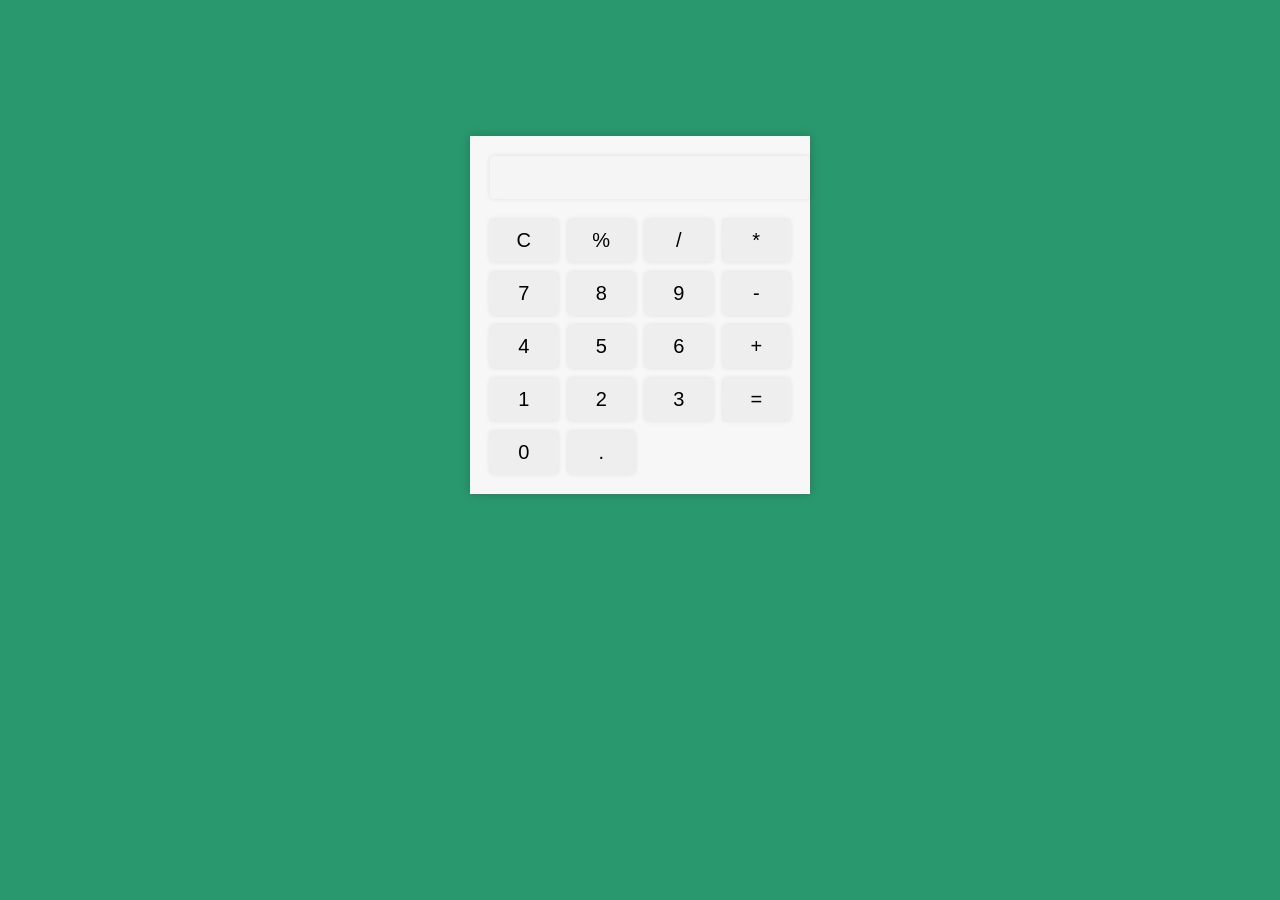
<file: project/calculator/index.html>
<!DOCTYPE html>
<html>
<head>
	<title>Calculator</title>
	<link rel="stylesheet" type="text/css" href="style.css">
</head>
<body>
	<div class="calculator">
		<div class="display">
			<input type="text" id="result" disabled>
		</div>
		<div class="keys">
			<button onclick="clearResult()">C</button>
			<button onclick="addToResult('%')">%</button>
			<button onclick="addToResult('/')">/</button>
			<button onclick="addToResult('*')">*</button>
			<button onclick="addToResult('7')">7</button>
			<button onclick="addToResult('8')">8</button>
			<button onclick="addToResult('9')">9</button>
			<button onclick="addToResult('-')">-</button>
			<button onclick="addToResult('4')">4</button>
			<button onclick="addToResult('5')">5</button>
			<button onclick="addToResult('6')">6</button>
			<button onclick="addToResult('+')">+</button>
			<button onclick="addToResult('1')">1</button>
			<button onclick="addToResult('2')">2</button>
			<button onclick="addToResult('3')">3</button>
			<button onclick="calculate()">=</button>
			<button onclick="addToResult('0')">0</button>
			<button onclick="addToResult('.')">.</button>
		</div>
	</div>

	<script src="index.js"></script>
</body>
</html>
</file>
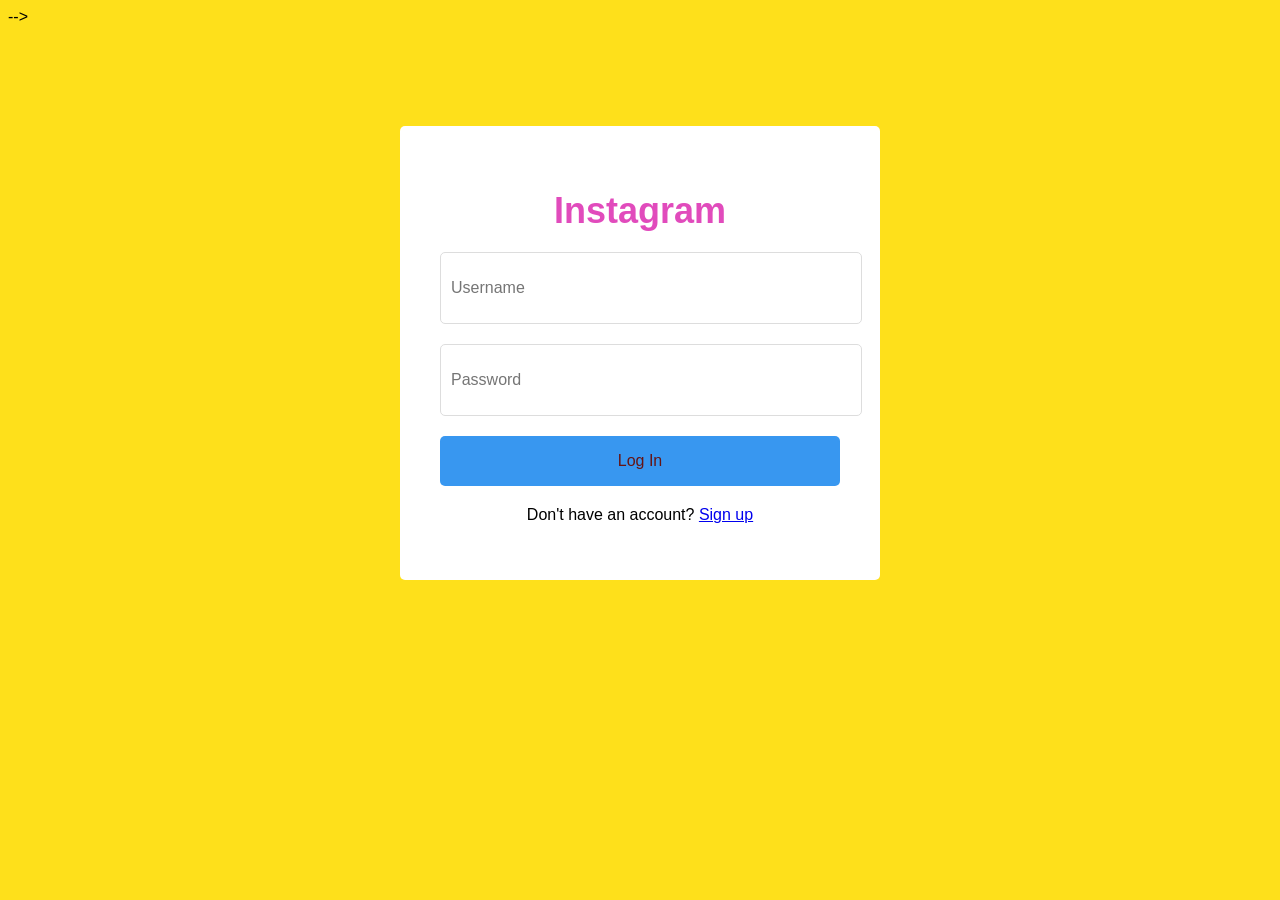
<file: project/INSTAGRAM LOG IN PAGE/index.html>
<!DOCTYPE html>
<html>
<head>
  <title>Instagram Login Page</title>
  <link rel="stylesheet" href="style.css">
<!-- /boots.,trap.min.css" integrity="sha384-ggOyR0iXCbMQv3Xipma34MD+dH/1fQ784/j6cY/iJTQUOhcWr7x9JvoRxT2MZw1T" crossorigin="anonymous"> --> -->
</head>
<body>
  <div class="container1">
    <h1>Instagram</h1>
    <form>
      <input type="text" placeholder="Username">
      <input type="password" placeholder="Password">
      <button type="submit" class="btn btn-success btn-lg">Log In</button>
    </form>
    <p class="signup-link">Don't have an account? <a href="#">Sign up</a></p>
  </div>
</body>
</html>
</file>
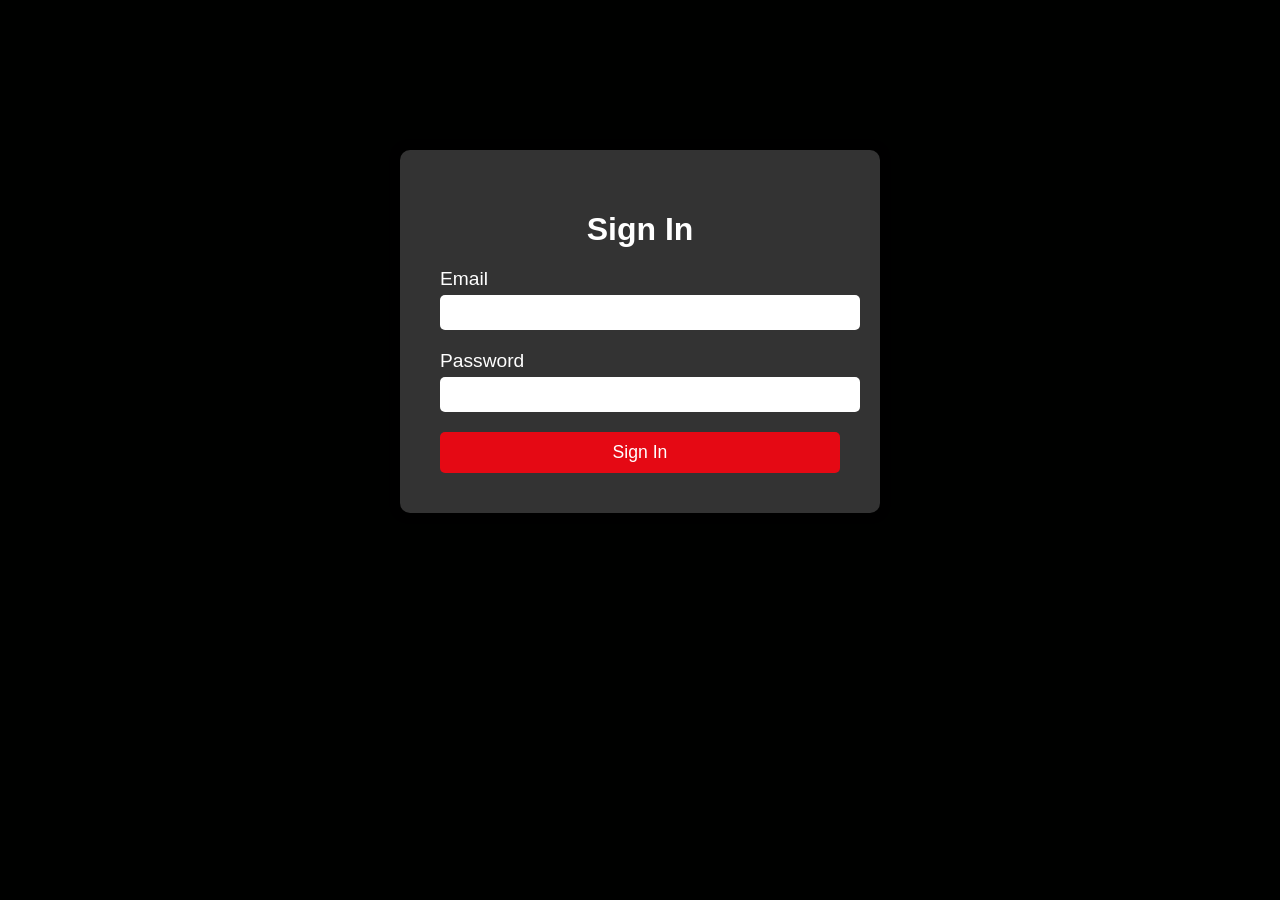
<file: project/Netflix logo/netflix login page/index.html>
<!DOCTYPE html>
<html>
  <head>
    <title>Netflix Login</title>
    <link rel="stylesheet" href="style.css">
  </head>
  <body>
    <div class="container">
      <h1>Sign In</h1>
      <form>
        <label for="email">Email</label>
        <input type="email" id="email" name="email" required>
        <label for="password">Password</label>
        <input type="password" id="password" name="password" required>
        <input type="submit" value="Sign In">
        <!-- <img src="https://variety.com/wp-content/uploads/2020/05/netflix-logo.png" alt=""> -->
      </form>
    </div>
  </body>
</html>
</file>
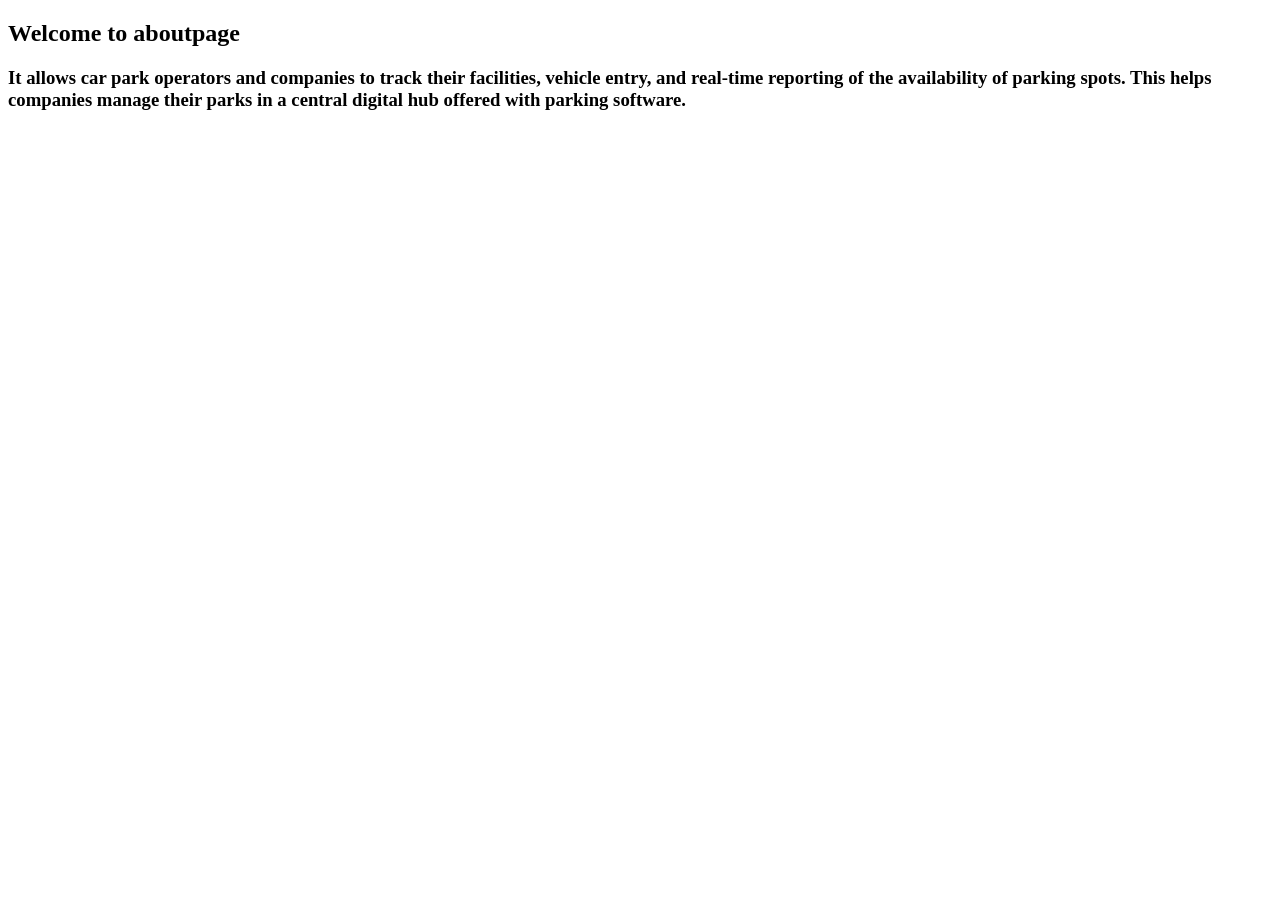
<file: project/parkingapp/public/about.html>
<!DOCTYPE html>
<html lang="en">
<head>
    <meta charset="UTF-8">
    <meta http-equiv="X-UA-Compatible" content="IE=edge">
    <meta name="viewport" content="width=device-width, initial-scale=1.0">
    <title>about page</title>
</head>
<body 
style="background-image: url('https://media.istockphoto.com/id/1307156603/vector/outdoor-cinema-open-air-movie-night-screen-with-film-outdoor-theatre-vector-illustration.jpg?s=612x612&w=0&k=20&c=DkeCiw0uekpEAaWod1HUdwiIlz3z-6tjK1ey0AhzTSw='); " ></style>
    
<h2>Welcome to aboutpage</h2>
<h3>It allows car park operators and companies to track their facilities, vehicle entry, and real-time reporting of the availability of parking spots. This helps companies manage their parks in a central digital hub offered with parking software.</h3>

</body>
</html>
</file>
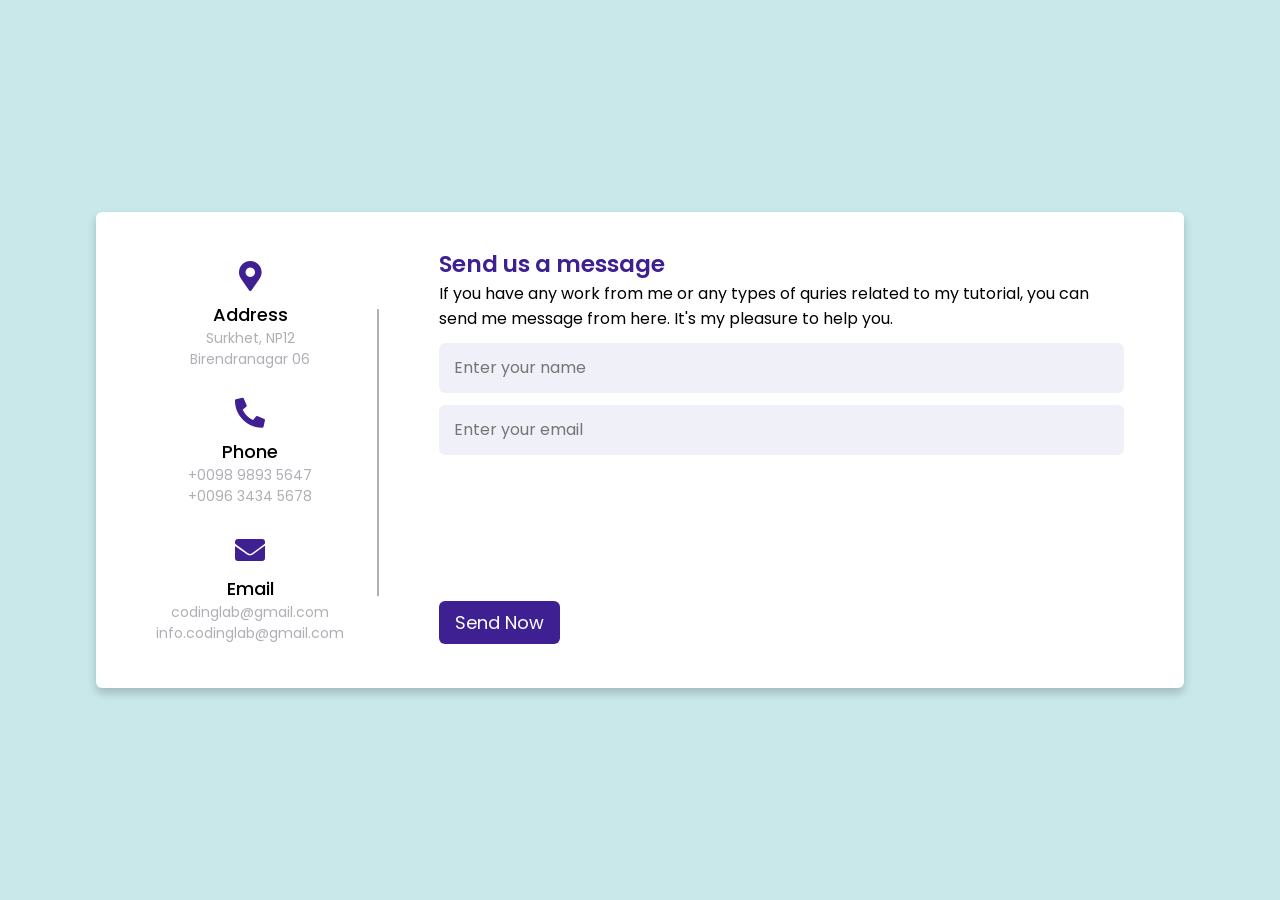
<file: project/parkingapp/public/contact-form1.html>
<!DOCTYPE html>
<!-- Created By CodingLab - www.codinglabweb.com -->
<html lang="en" dir="ltr">

<head>
    <meta charset="UTF-8">
    <title> Responsive Contact Us Form | CodingLab </title>
    <!-- Fontawesome CDN Link -->
    <link rel="stylesheet" href="https://cdnjs.cloudflare.com/ajax/libs/font-awesome/5.15.2/css/all.min.css" />
    <meta name="viewport" content="width=device-width, initial-scale=1.0">

    <style>
        /* Google Font CDN Link */
        @import url('https://fonts.googleapis.com/css2?family=Poppins:wght@200;300;400;500;600;700&display=swap');

        * {
            margin: 0;
            padding: 0;
            box-sizing: border-box;
            font-family: "Poppins", sans-serif;
        }

        body {
            min-height: 100vh;
            width: 100%;
            background: #c8e8e9;
            display: flex;
            align-items: center;
            justify-content: center;
        }

        .container {
            width: 85%;
            background: #fff;
            border-radius: 6px;
            padding: 20px 60px 30px 40px;
            box-shadow: 0 5px 10px rgba(0, 0, 0, 0.2);
        }

        .container .content {
            display: flex;
            align-items: center;
            justify-content: space-between;
        }

        .container .content .left-side {
            width: 25%;
            height: 100%;
            display: flex;
            flex-direction: column;
            align-items: center;
            justify-content: center;
            margin-top: 15px;
            position: relative;
        }

        .content .left-side::before {
            content: '';
            position: absolute;
            height: 70%;
            width: 2px;
            right: -15px;
            top: 50%;
            transform: translateY(-50%);
            background: #afafb6;
        }

        .content .left-side .details {
            margin: 14px;
            text-align: center;
        }

        .content .left-side .details i {
            font-size: 30px;
            color: #3e2093;
            margin-bottom: 10px;
        }

        .content .left-side .details .topic {
            font-size: 18px;
            font-weight: 500;
        }

        .content .left-side .details .text-one,
        .content .left-side .details .text-two {
            font-size: 14px;
            color: #afafb6;
        }

        .container .content .right-side {
            width: 75%;
            margin-left: 75px;
        }

        .content .right-side .topic-text {
            font-size: 23px;
            font-weight: 600;
            color: #3e2093;
        }

        .right-side .input-box {
            height: 50px;
            width: 100%;
            margin: 12px 0;
        }

        .right-side .input-box input,
        .right-side .input-box textarea {
            height: 100%;
            width: 100%;
            border: none;
            outline: none;
            font-size: 16px;
            background: #F0F1F8;
            border-radius: 6px;
            padding: 0 15px;
            resize: none;
        }

        .right-side .message-box {
            min-height: 110px;
        }

        .right-side .input-box textarea {
            padding-top: 6px;
        }

        .right-side .button {
            display: inline-block;
            margin-top: 12px;
        }

        .right-side .button input[type="button"] {
            color: #fff;
            font-size: 18px;
            outline: none;
            border: none;
            padding: 8px 16px;
            border-radius: 6px;
            background: #3e2093;
            cursor: pointer;
            transition: all 0.3s ease;
        }

        .button input[type="button"]:hover {
            background: #5029bc;
        }

        @media (max-width: 950px) {
            .container {
                width: 90%;
                padding: 30px 40px 40px 35px;
            }

            .container .content .right-side {
                width: 75%;
                margin-left: 55px;
            }
        }

        @media (max-width: 820px) {
            .container {
                margin: 40px 0;
                height: 100%;
            }

            .container .content {
                flex-direction: column-reverse;
            }

            .container .content .left-side {
                width: 100%;
                flex-direction: row;
                margin-top: 40px;
                justify-content: center;
                flex-wrap: wrap;
            }

            .container .content .left-side::before {
                display: none;
            }

            .container .content .right-side {
                width: 100%;
                margin-left: 0;
            }
        }
    </style>

</head>

<body>

    <div class="container">
        <div class="content">
            <div class="left-side">
                <div class="address details">
                    <i class="fas fa-map-marker-alt"></i>
                    <div class="topic">Address</div>
                    <div class="text-one">Surkhet, NP12</div>
                    <div class="text-two">Birendranagar 06</div>
                </div>
                <div class="phone details">
                    <i class="fas fa-phone-alt"></i>
                    <div class="topic">Phone</div>
                    <div class="text-one">+0098 9893 5647</div>
                    <div class="text-two">+0096 3434 5678</div>
                </div>
                <div class="email details">
                    <i class="fas fa-envelope"></i>
                    <div class="topic">Email</div>
                    <div class="text-one">codinglab@gmail.com</div>
                    <div class="text-two">info.codinglab@gmail.com</div>
                </div>
            </div>
            <div class="right-side">
                <div class="topic-text">Send us a message</div>
                <p>If you have any work from me or any types of quries related to my tutorial, you can send me
                    message
                    from here. It's my pleasure to help you.</p>
                <form action="#">
                    <div class="input-box">
                        <input type="text" placeholder="Enter your name">
                    </div>
                    <div class="input-box">
                        <input type="text" placeholder="Enter your email">
                    </div>
                    <div class="input-box message-box">

                    </div>
                    <div class="button">
                        <input type="button" value="Send Now">
                    </div>
                </form>
            </div>
        </div>
    </div>


</body>

</html>
</file>
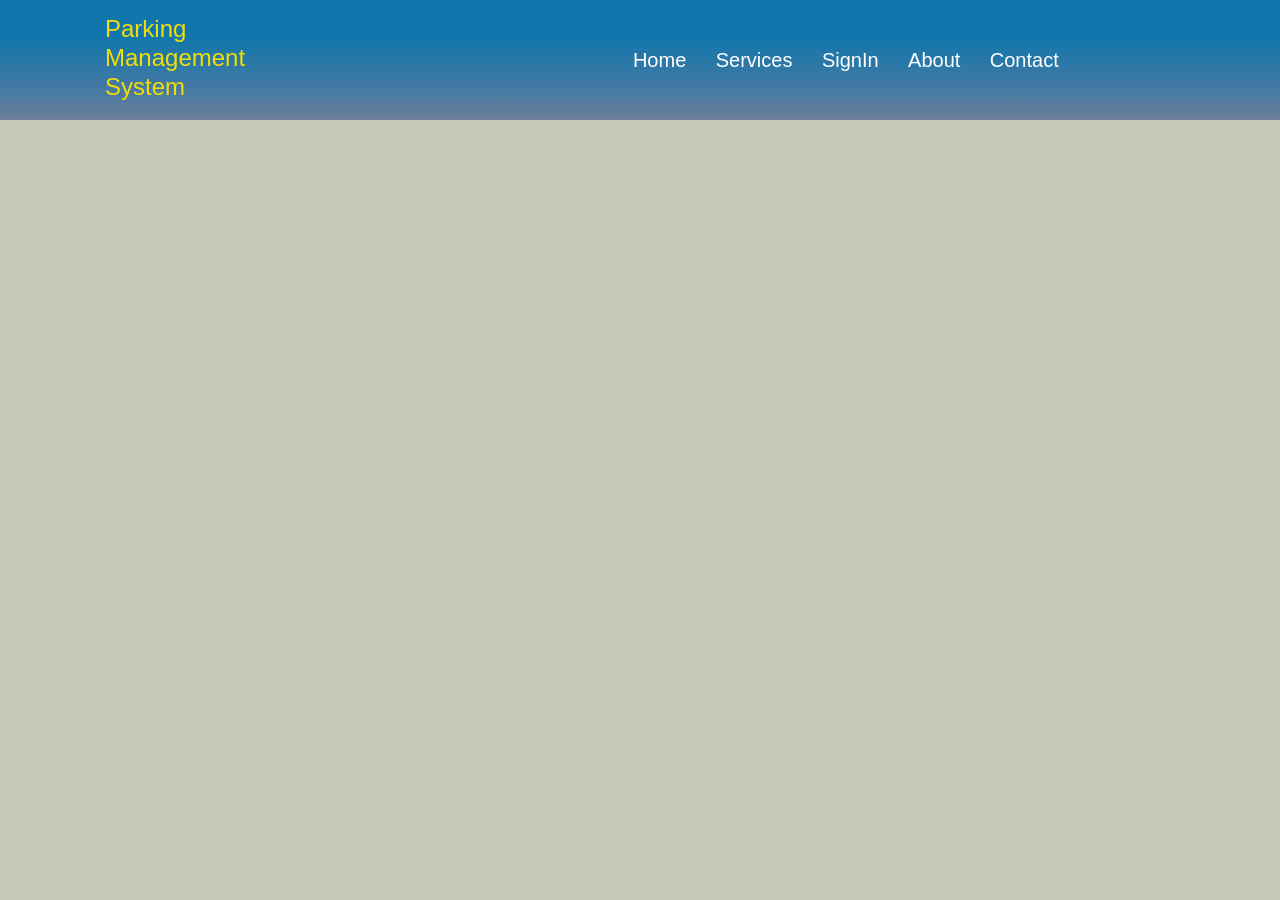
<file: project/parkingapp/public/homeDUPLICATE.html>
<!-- <!DOCTYPE html>
<html lang="en">
<head>
    <meta charset="UTF-8">
    <meta http-equiv="X-UA-Compatible" content="IE=edge">
    <meta name="viewport" content="width=device-width, initial-scale=1.0">
    <title>Home</title>
</head>
<body>
    <h2>Welcome to Home Page</h2>

    <a href="/login">Login</a>
    <a href="/register">Register</a>
    
</body>
</html> -->



<!DOCTYPE html>
<html>

<head>
    <title>Dashboard</title>
    <link href="//maxcdn.bootstrapcdn.com/bootstrap/4.1.1/css/bootstrap.min.css" rel="stylesheet" id="bootstrap-css">
    <link href="//maxcdn.bootstrapcdn.com/bootstrap/4.0.0/css/bootstrap.min.css" rel="stylesheet" id="bootstrap-css">

    <script src="//maxcdn.bootstrapcdn.com/bootstrap/4.1.1/js/bootstrap.min.js"></script>
    <script src="//cdnjs.cloudflare.com/ajax/libs/jquery/3.2.1/jquery.min.js"></script>
    <link rel="stylesheet" href="https://use.fontawesome.com/releases/v5.0.8/css/all.css">

    <style>
       
       body{
        background-color: #c4c9b5;		
       }

        .breadcome-list {
            padding-top: 15px;
            padding-bottom: 100px;
        }

        /* .breadcome-heading .form-control,
        .breadcome-heading .form-control:focus {
            border: 1px solid #ececec;
            font-size: 13px;
            height: 34px;
            color: #303030;
            padding-left: 20px;
            padding-right: 40px;
            background: rgba(255, 255, 255, .1);
            box-shadow: none;
            border-radius: 30px;
            width: 200px;
        } */

        .breadcome-heading a {
            text-decoration: none;
            position: absolute;
            top: 0;
            left: 120px;
            display: block;
            height: 34px;
            line-height: 34px;
            width: 200px;
            text-align: left;
            color: #999;

        }

        ul.breadcome-menu {
            text-align: right;
        }

        ul.breadcome-menu {
            padding-top: 8px;
        }

        ul.breadcome-menu1 {
            text-align: center;
            
        }

        ul.breadcome-menu1 {
            padding-top: 8px;
            padding-top: 0px;
        }

        ul {
            list-style: outside none none;
            margin: 0;
            padding: 0;
        }




        /* ul.breadcome-menu li a {
            color: #fff;
            text-decoration: none;
        }

        ul.breadcome-menu li {
            font-size: 18px;
            display: inline-block;
            margin-right: 25px;
            color: #fff;
        } */

        ul.breadcome-menu1 li a {
            color: #fff;
            text-decoration: none;
            font-size: 20px;
        }

        ul.breadcome-menu1 li {
            padding-top: 30px;
            font-size: 18px;
            display: inline-block;
            margin-right: 25px;
            color: #fff;
        }

        .dashboard_header {
            /* background: linear-gradient(0deg, #1143a6, 30%, #1197bf 70%); */
            background: linear-gradient(0deg, #707d9a, 30%, #1176ac 70%);
            max-height: 120px;
        }

        .addImage{
            margin-top: 0px;
            display: flex;
            
        }
       
    </style>
</head>

<body>


    <!------ Include the above in your HEAD tag ---------->

    <div class="row">

        <!-- dashboard header start -->
        <div class="col-md-12 p-0">
            <div class="breadcome-area">
                <div class="container-fluid">
                    <div class="row dashboard_header">
                        <div class="col-lg-12 col-md-12 col-sm-12 col-xs-12">
                            <div class="breadcome-list">
                                <div class="row">

                                    <div class="col-lg-4 col-md-4 col-sm-4 col-xs-4">
                                        <div class="breadcome-heading">
                                            <!-- <h2 style="color: #f1de07;">Parking Management System</h2> -->

                                            <!-- <form role="search" class="form_input"> -->
                                            <div class="heading_tag">
                                                <a href="/">
                                                    <h4 style="color: #f1de07;">Parking Management System</h4>
                                                </a>
                                            </div>


                                        </div>
                                    </div>
                                    <div class="col-lg-8 col-md-6 col-sm-4 col-xs-4">
                                        <ul class="breadcome-menu1">

                                            <li><a href="/" />Home</li>
                                            <!-- <li><a href="/booking" />BookSlot</li> -->
                                            <li><a href="/dashboard" />Services</li>
                                            <li><a href="/login" />SignIn</li>
                                            <!-- <li><a href="/register" />SignUp</li> -->

                                            <li><a href="/about" />About</li>
                                            <li><a href="/contact" />Contact</li>

                                        </ul>
                                    </div>

                                </div>
                            </div>
                        </div>
                    </div>
                </div>
            </div>
            <!-- dashboard header end -->
            <div class="img-backg">


            </div>

        </div>
    </div>

    <div class="row back-image">
        <!-- <h1 style="justify-content: center; margin-top: 18%; margin-left: 35%; color: #16b7d4;">Parking Management Sytem</h1> -->
        <div class="addImage">
            <!-- <div class="img-backg1">
                <img src="https://as2.ftcdn.net/v2/jpg/03/14/28/67/1000_F_314286731_9VluzxHmmLS0MUOENZaH7fIhonH1X6lW.jpg"
                    alt="">

            </div>
            <div class="img-backg">
                <img src="https://img.freepik.com/free-vector/car-parking-banner-set_1284-18311.jpg?w=740&t=st=1685453904~exp=1685454504~hmac=2510db2544bc7b428109832dc17dcb949cdeb3d1ddf1ca30d2098a32fab14ca0"
                    alt="">

            </div> -->
            


            <!-- <div class="img-backg1">
                <img src="https://img.freepik.com/free-vector/city-parking-with-disabled-spaces-isometric-vector_1441-3795.jpg?size=626&ext=jpg&ga=GA1.2.1608939703.1685453893&semt=ais"
                    alt="">

            </div> -->

           
        </div>

    </div>
</body>


</html>
</file>
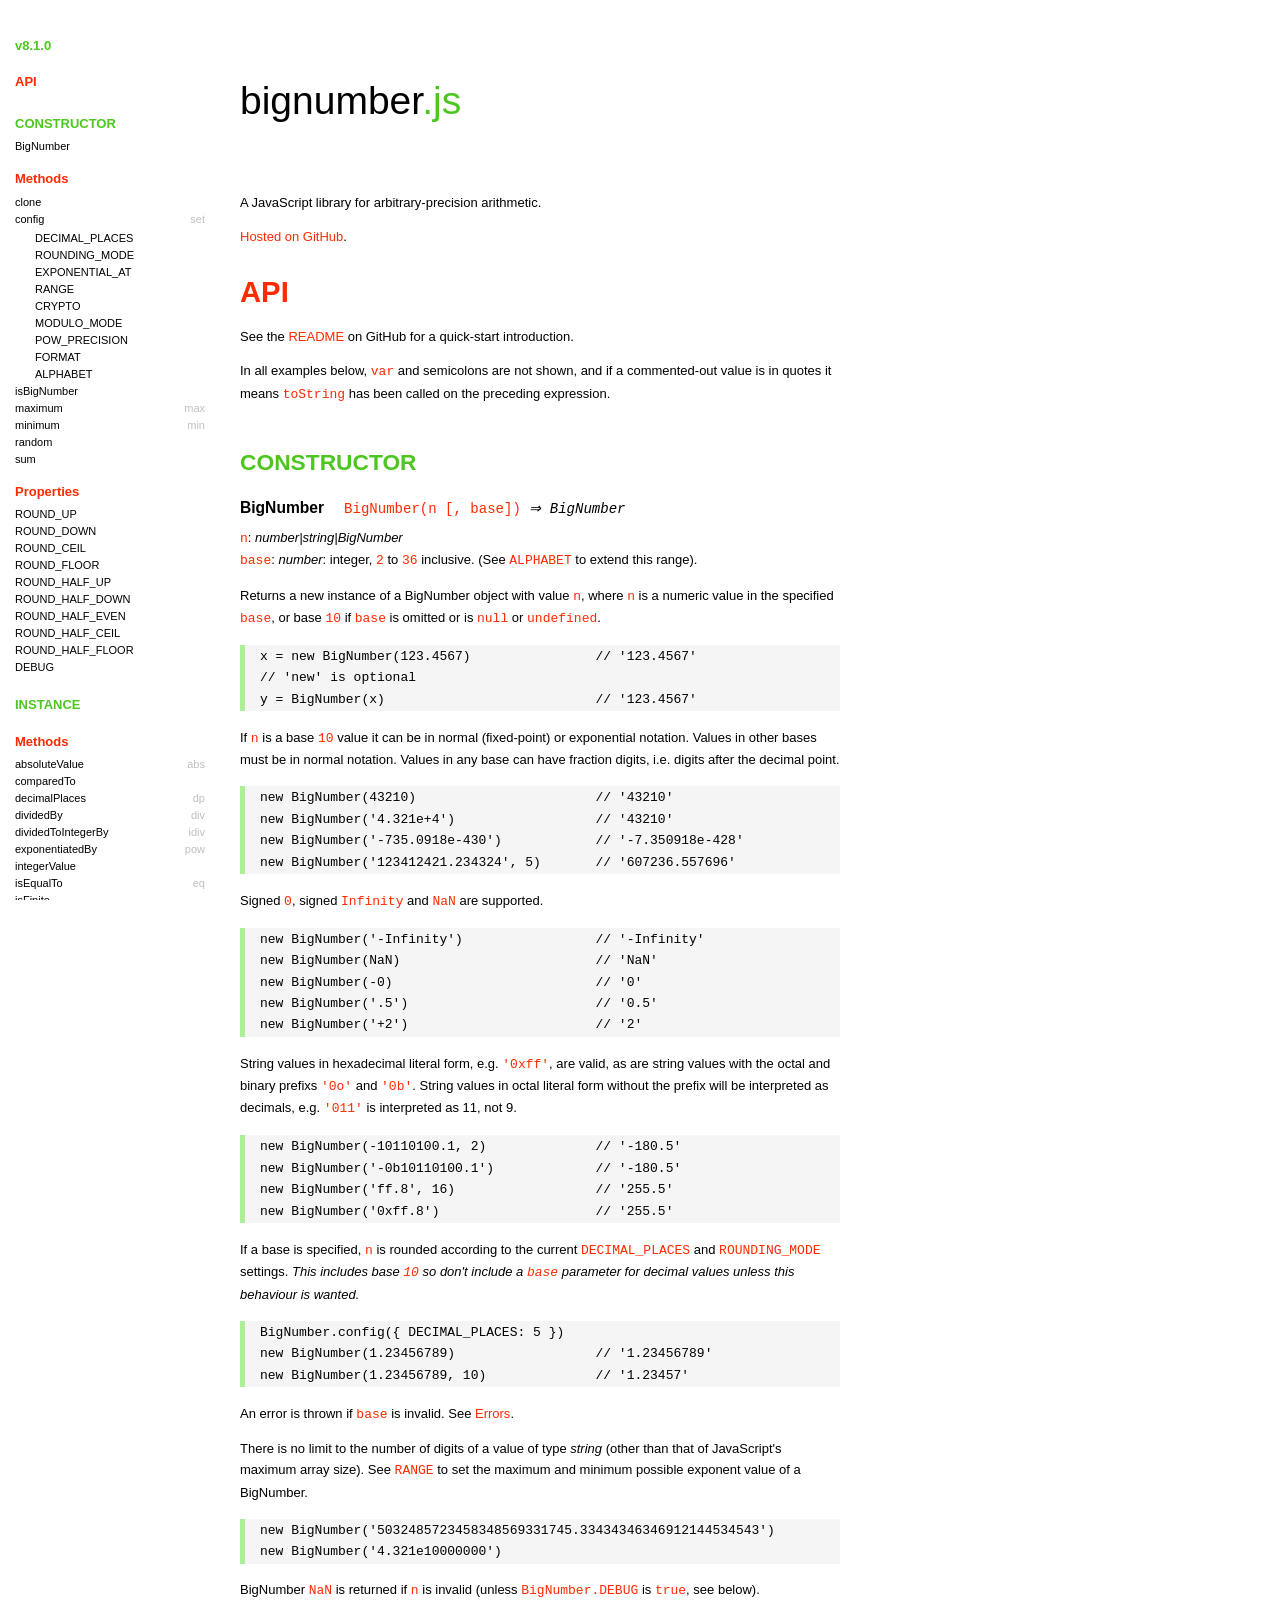
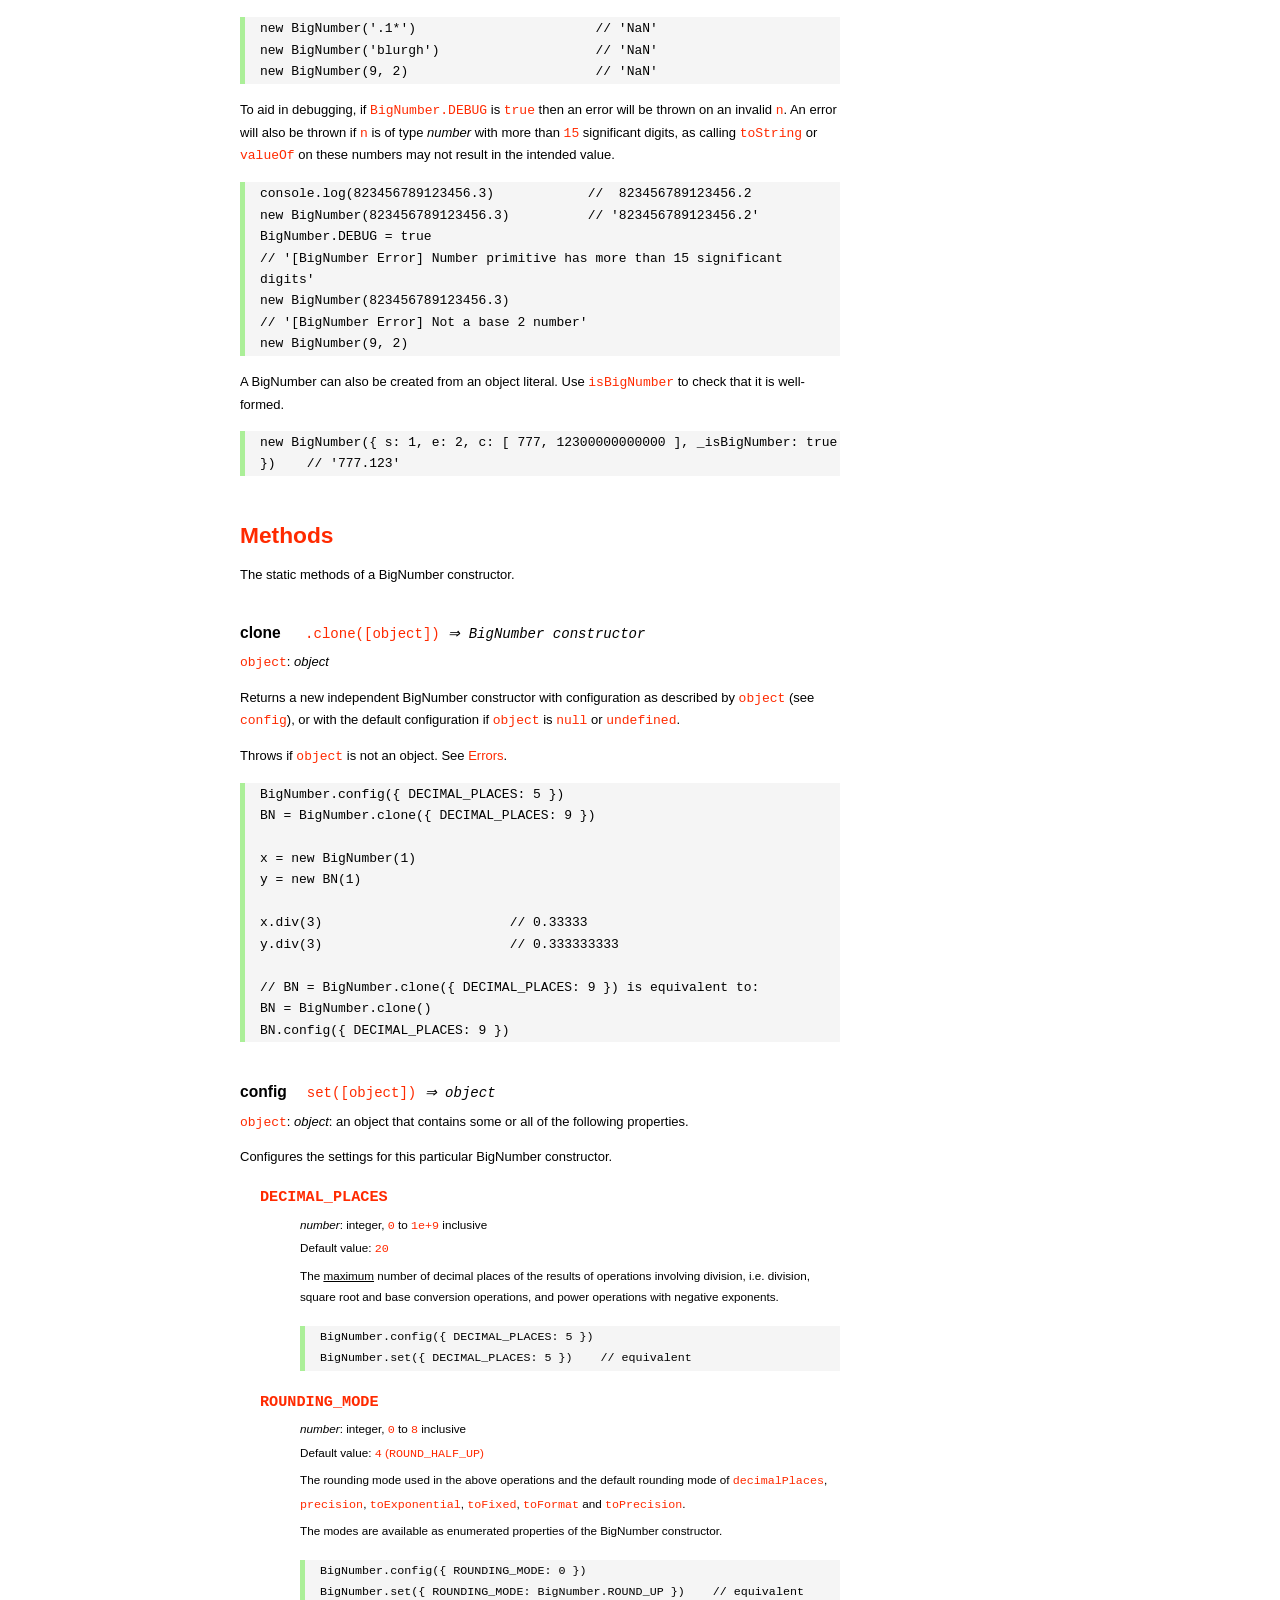
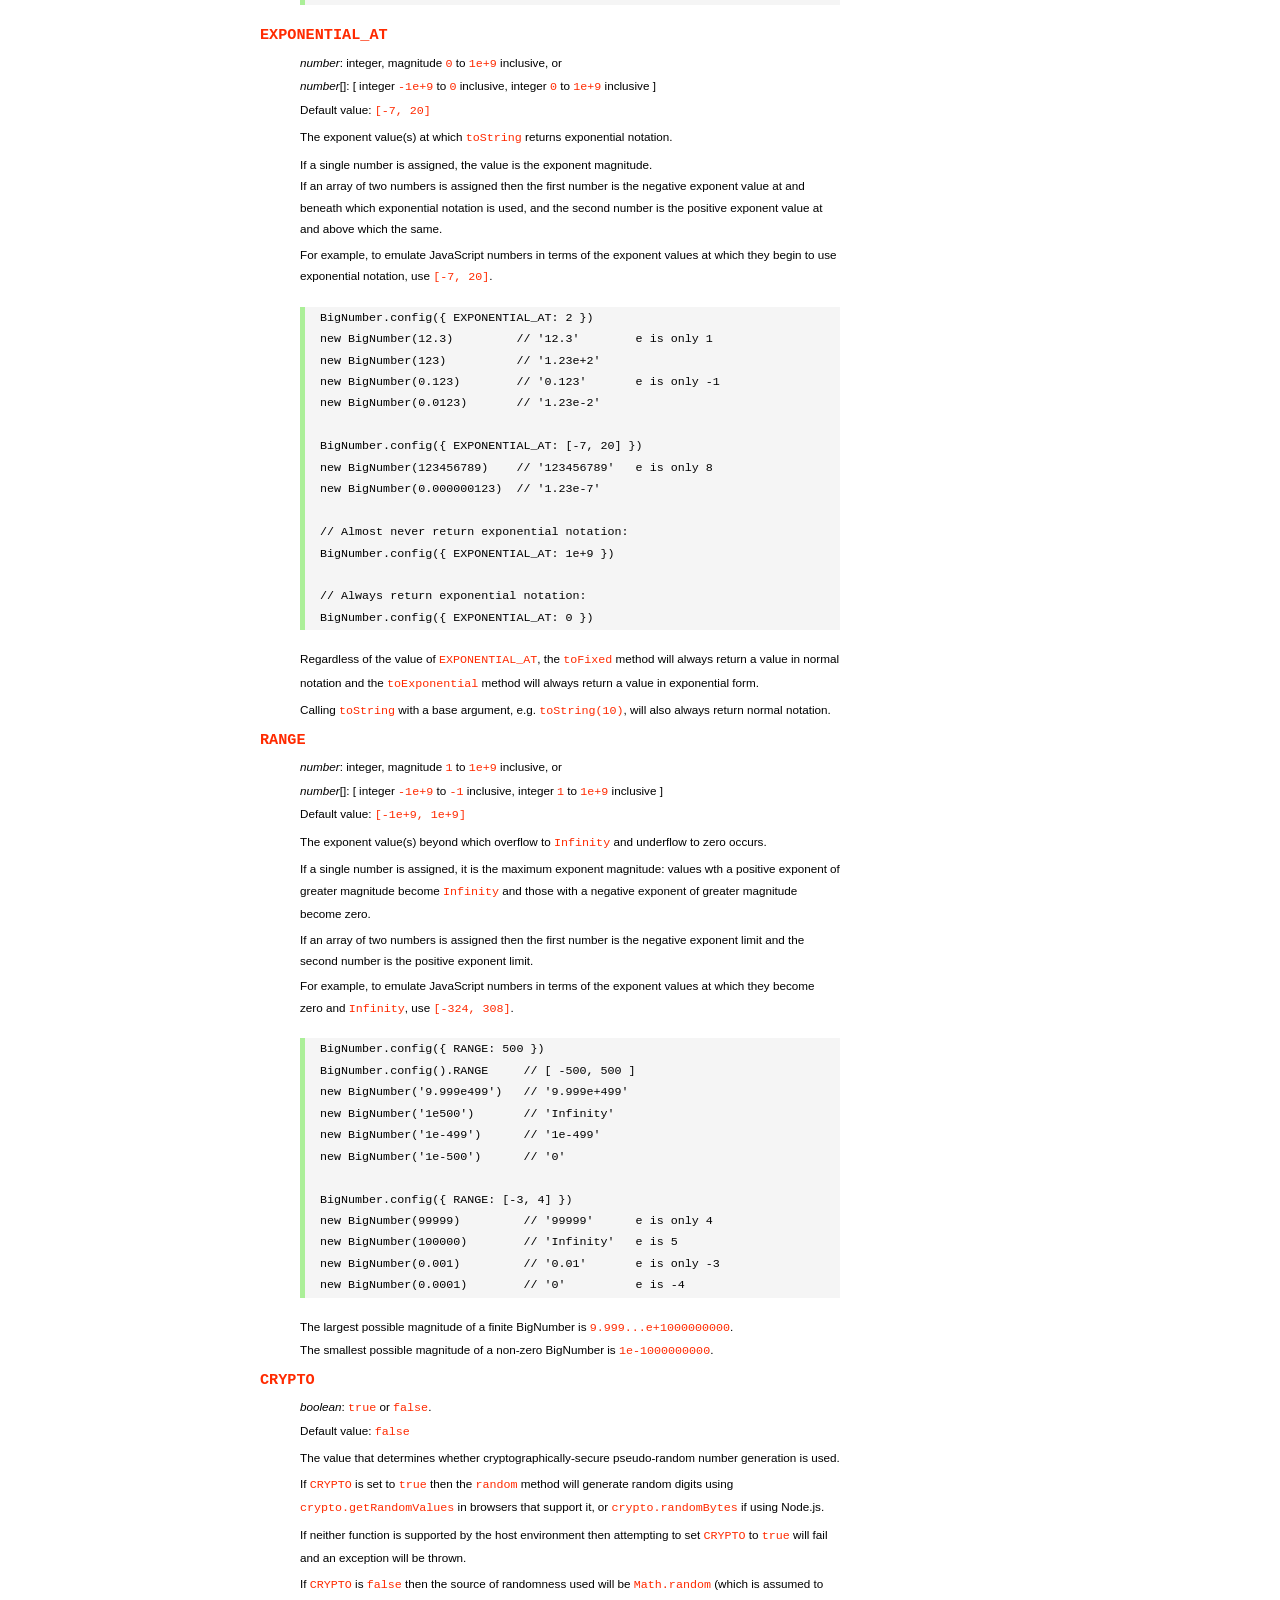
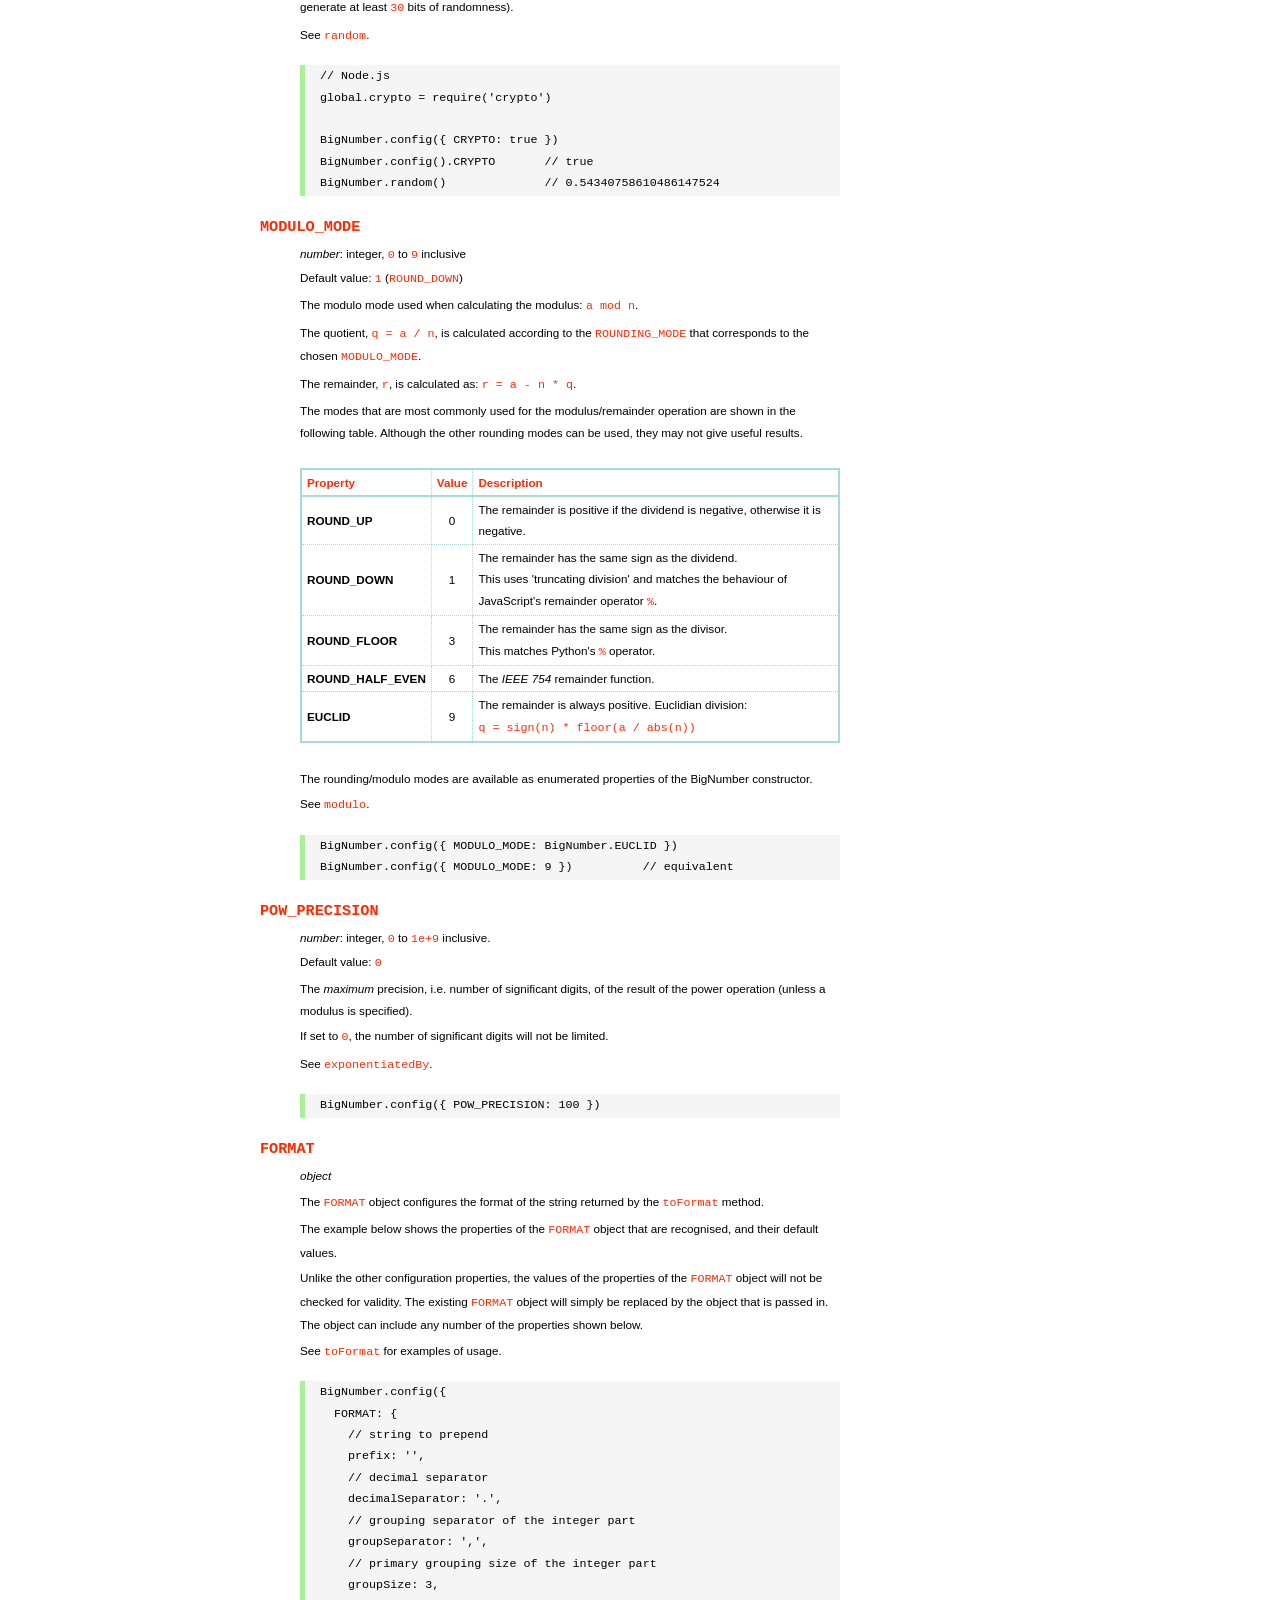
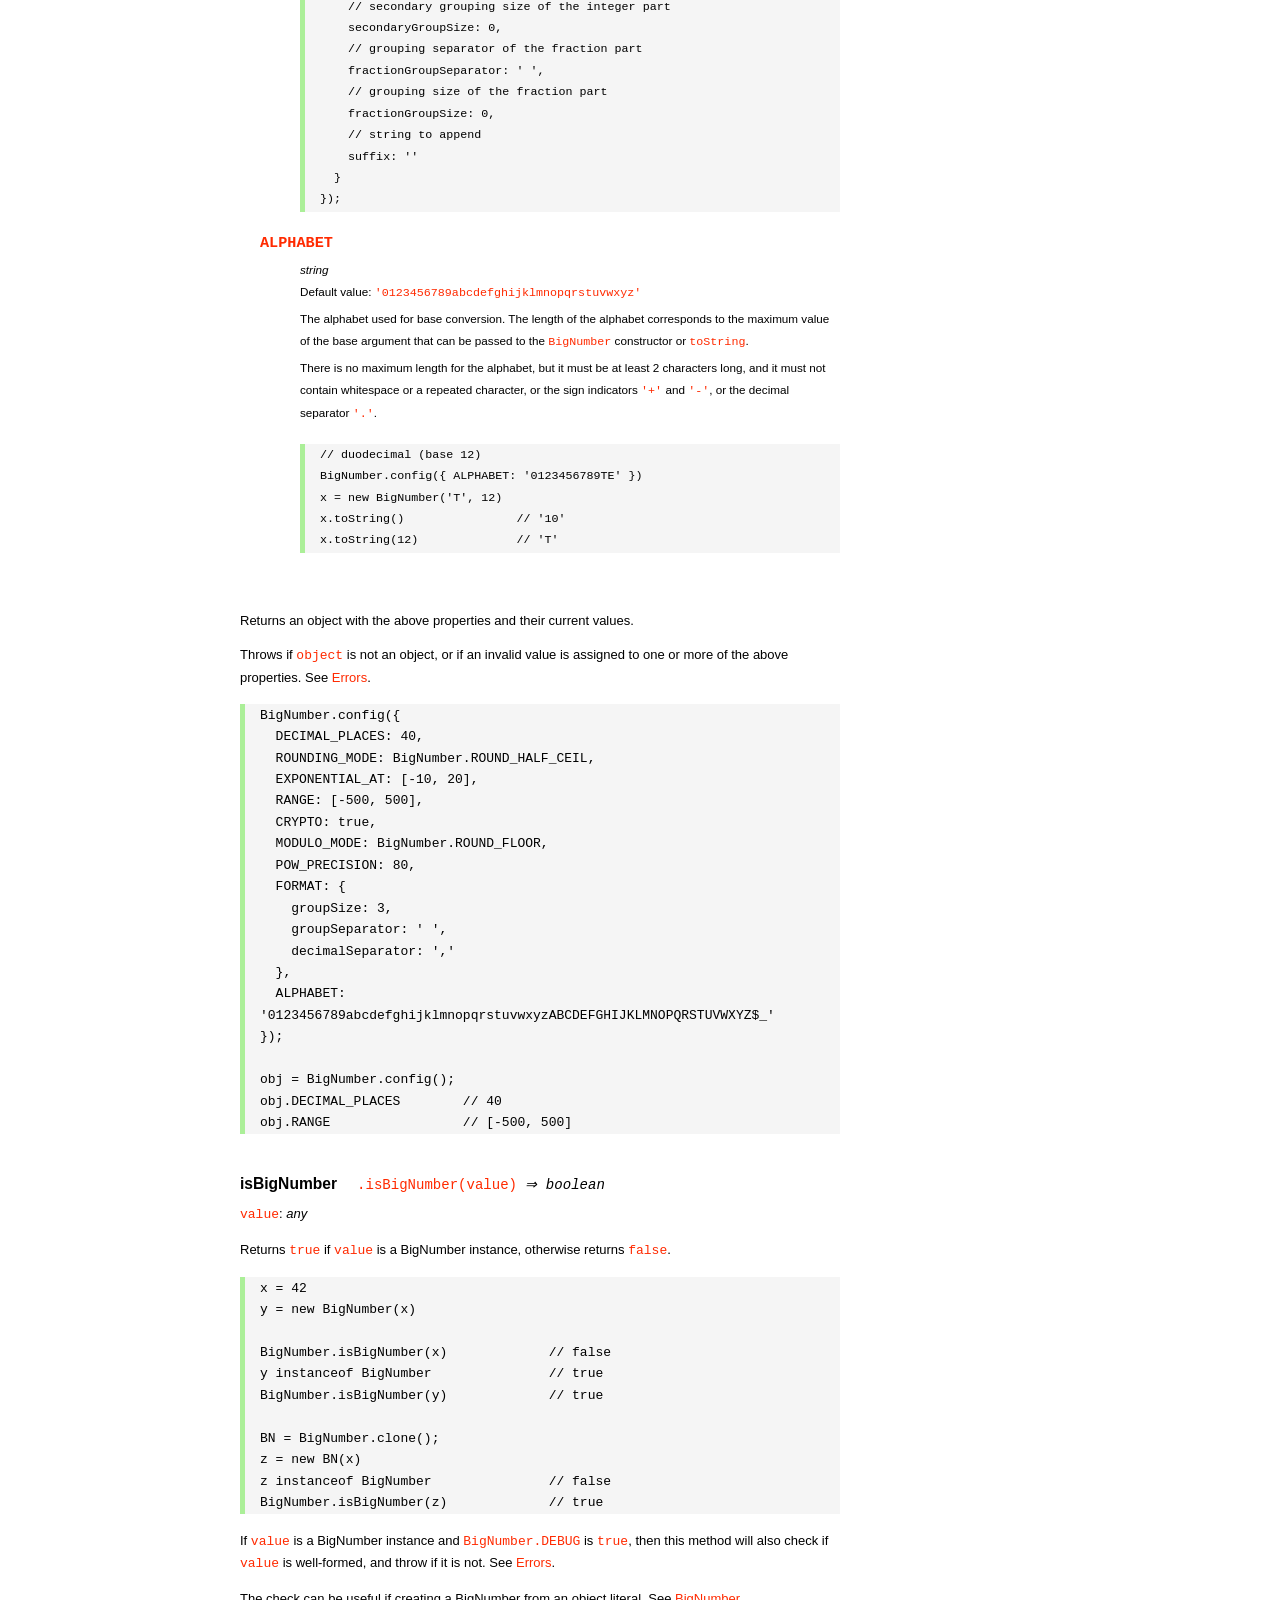
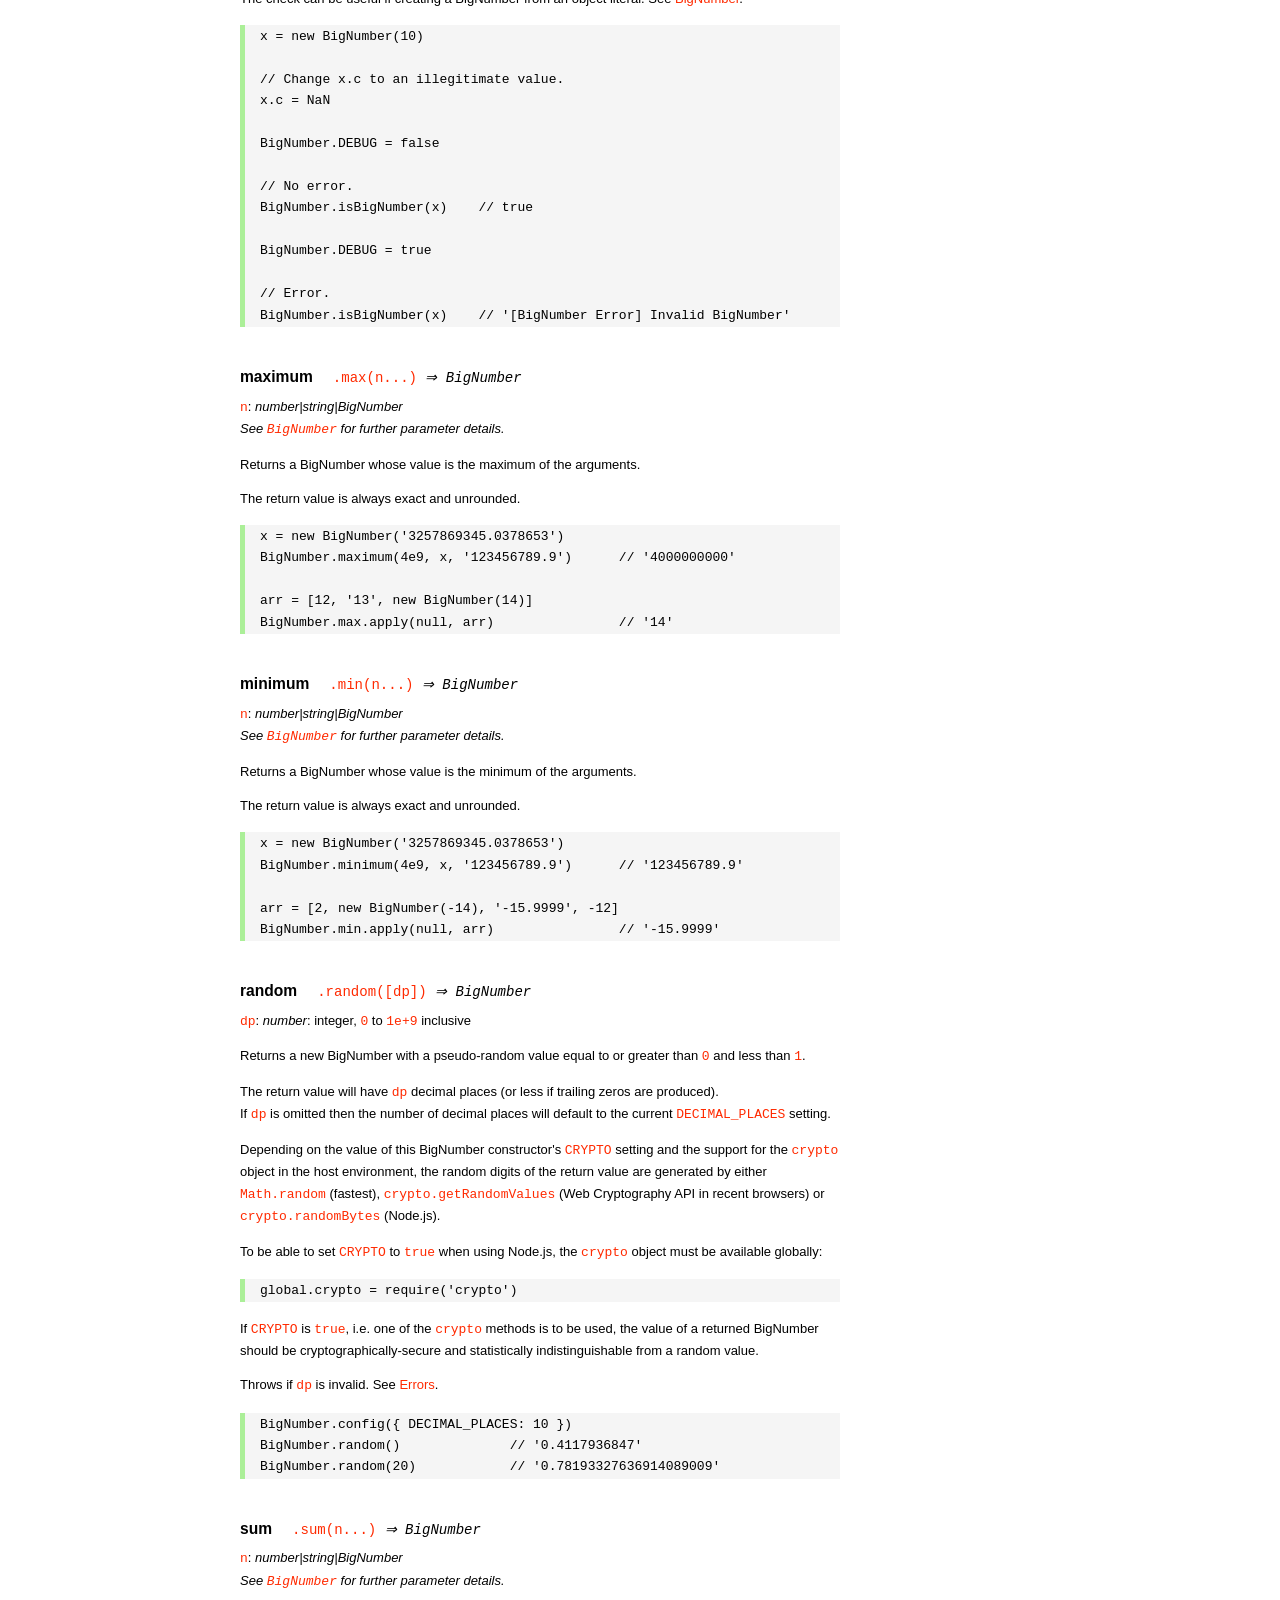
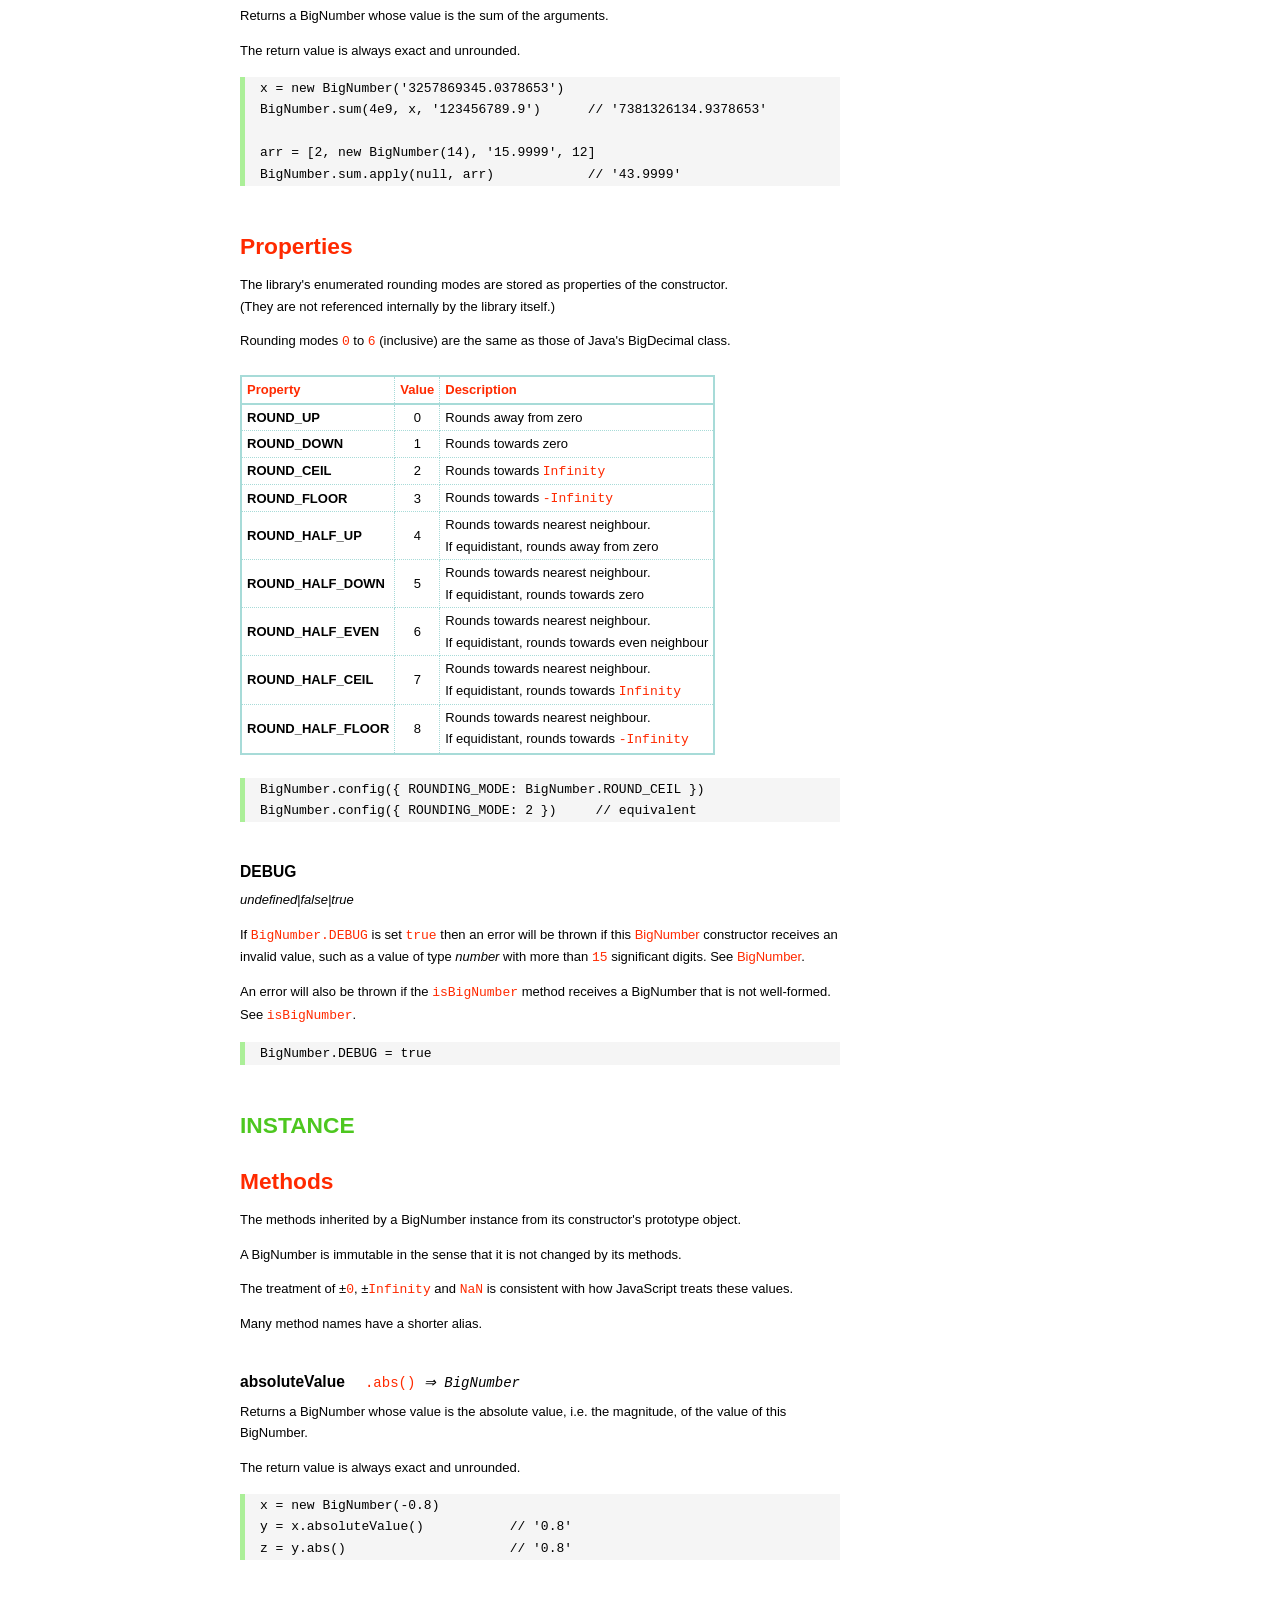
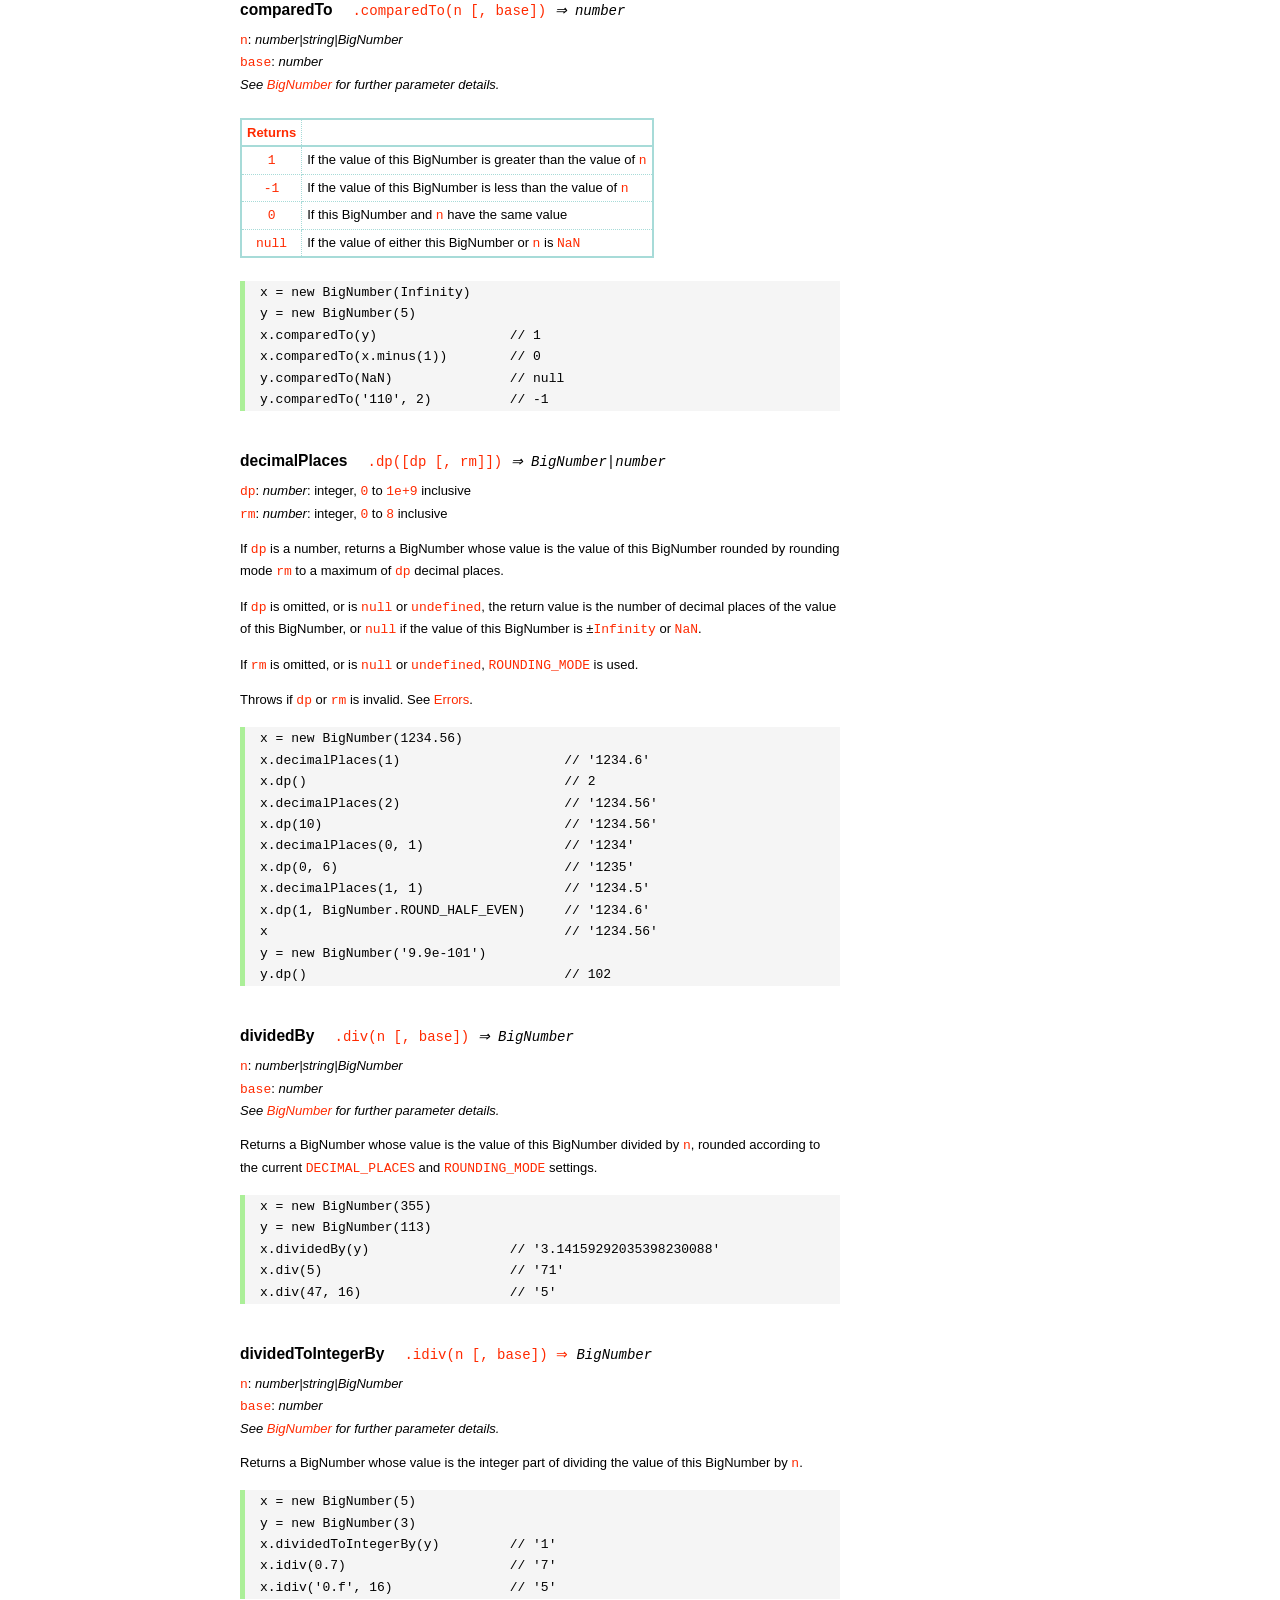
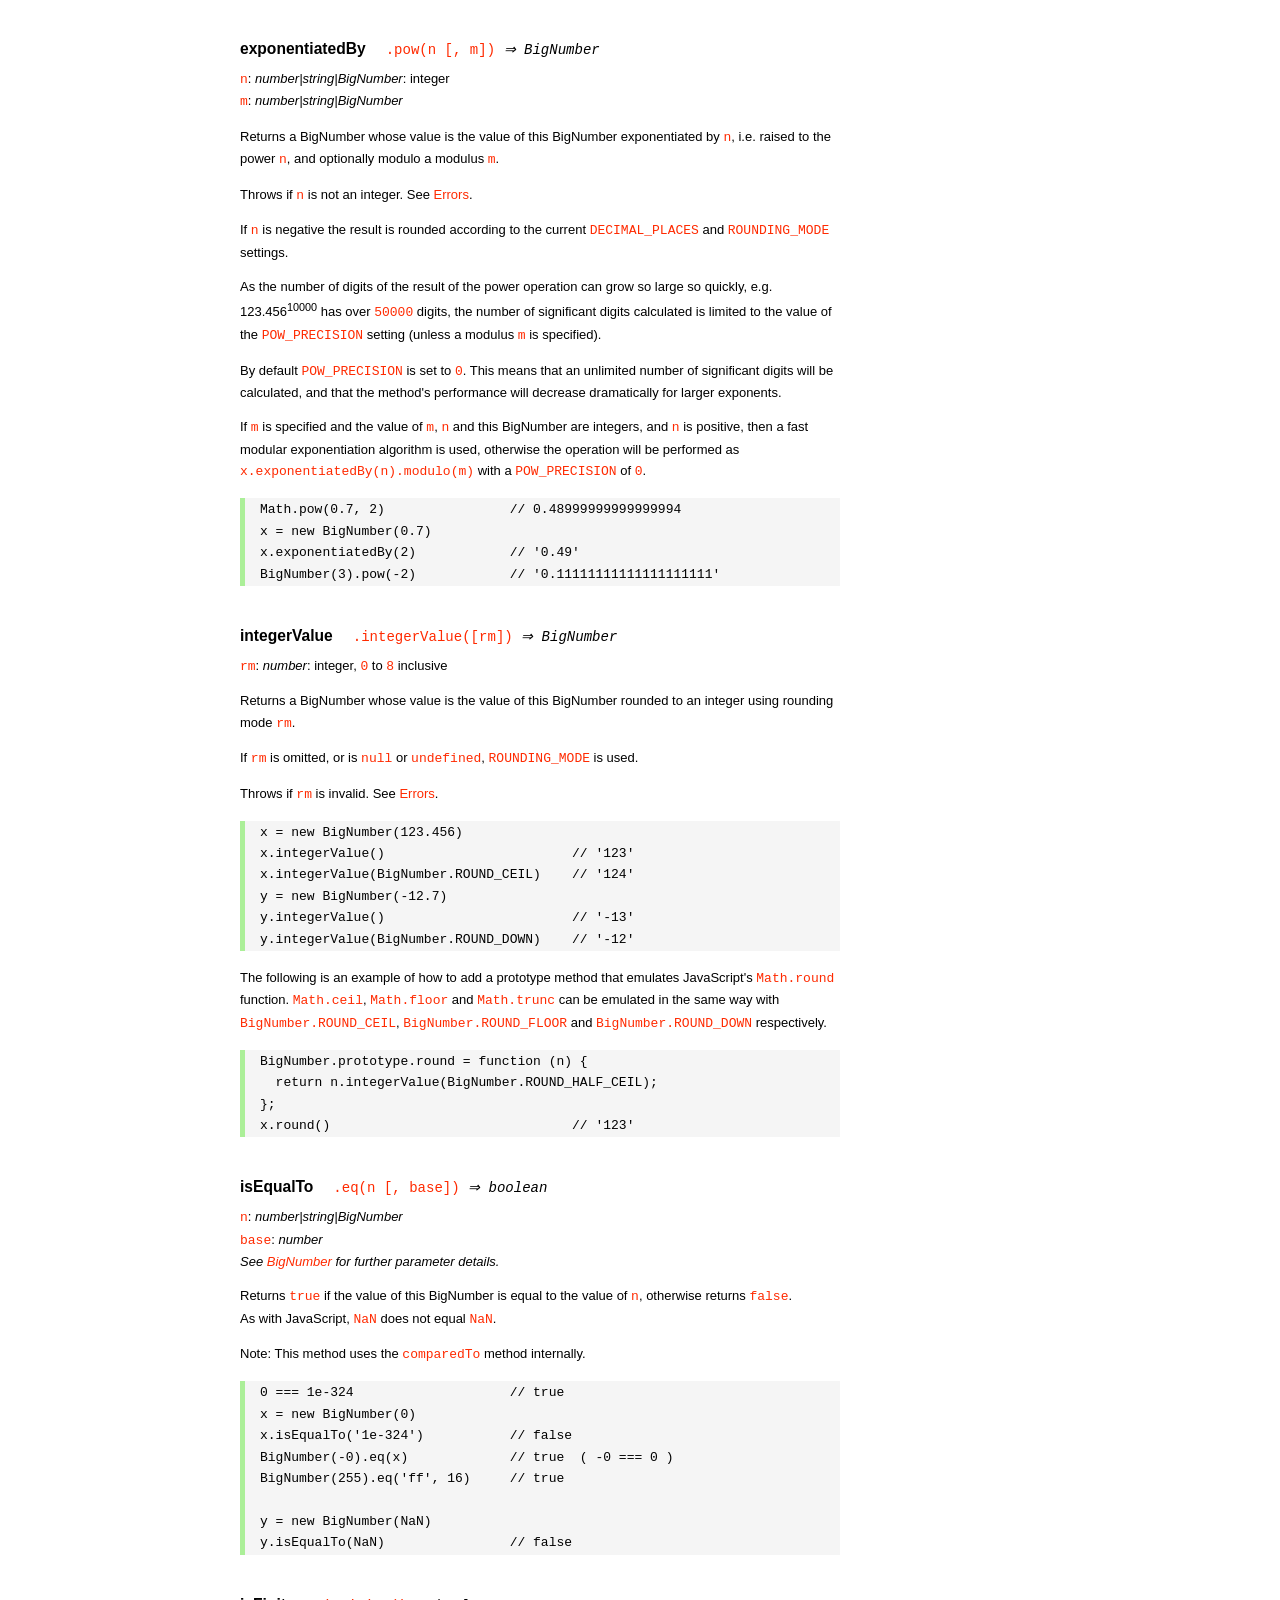
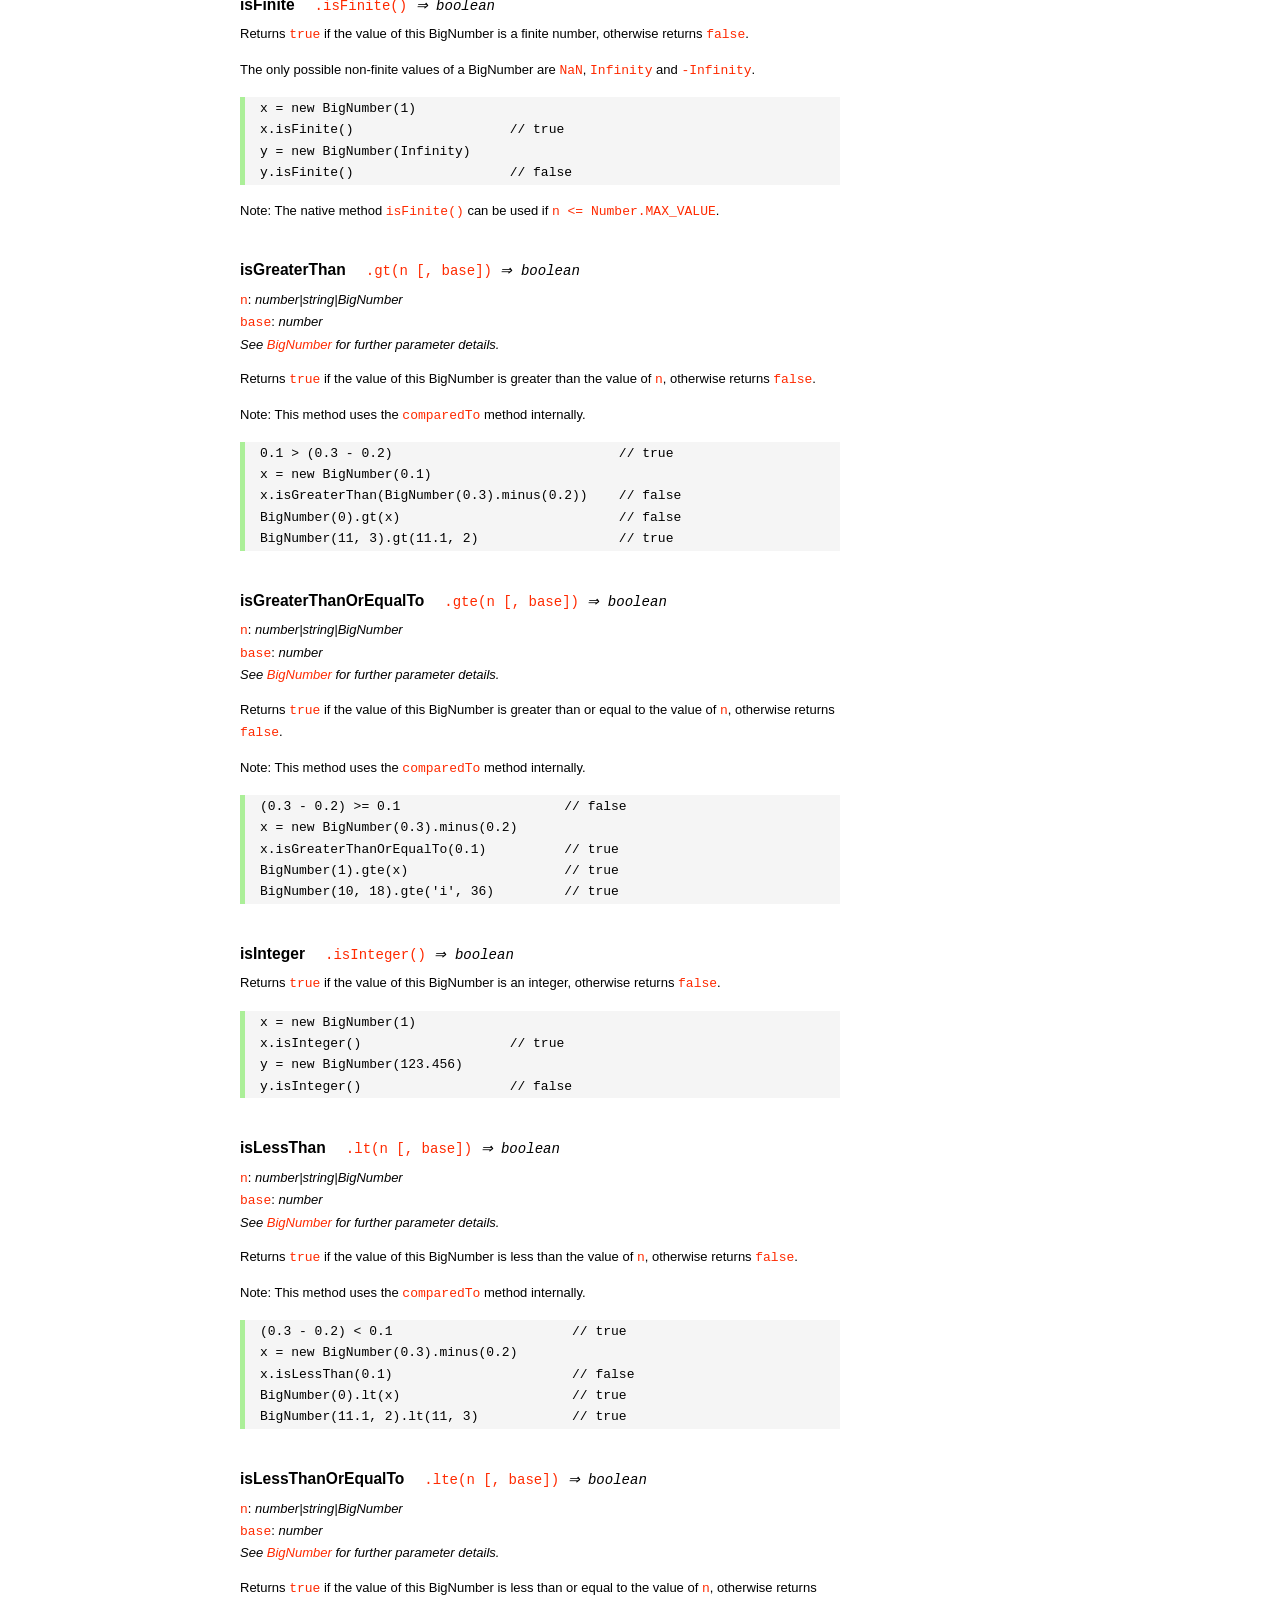
<file: project/parkingapp/node_modules/bignumber.js/doc/API.html>
<!DOCTYPE HTML>
<html>
<head>
<meta charset="utf-8">
<meta http-equiv="X-UA-Compatible" content="IE=edge">
<meta name="Author" content="M Mclaughlin">
<title>bignumber.js API</title>
<style>
html{font-size:100%}
body{background:#fff;font-family:"Helvetica Neue",Helvetica,Arial,sans-serif;font-size:13px;
  line-height:1.65em;min-height:100%;margin:0}
body,i{color:#000}
.nav{background:#fff;position:fixed;top:0;bottom:0;left:0;width:200px;overflow-y:auto;
  padding:15px 0 30px 15px}
div.container{width:600px;margin:50px 0 50px 240px}
p{margin:0 0 1em;width:600px}
pre,ul{margin:1em 0}
h1,h2,h3,h4,h5{margin:0;padding:1.5em 0 0}
h1,h2{padding:.75em 0}
h1{font:400 3em Verdana,sans-serif;color:#000;margin-bottom:1em}
h2{font-size:2.25em;color:#ff2a00}
h3{font-size:1.75em;color:#4dc71f}
h4{font-size:1.75em;color:#ff2a00;padding-bottom:.75em}
h5{font-size:1.2em;margin-bottom:.4em}
h6{font-size:1.1em;margin-bottom:0.8em;padding:0.5em 0}
dd{padding-top:.35em}
dt{padding-top:.5em}
b{font-weight:700}
dt b{font-size:1.3em}
a,a:visited{color:#ff2a00;text-decoration:none}
a:active,a:hover{outline:0;text-decoration:underline}
.nav a,.nav b,.nav a:visited{display:block;color:#ff2a00;font-weight:700; margin-top:15px}
.nav b{color:#4dc71f;margin-top:20px;cursor:default;width:auto}
ul{list-style-type:none;padding:0 0 0 20px}
.nav ul{line-height:14px;padding-left:0;margin:5px 0 0}
.nav ul a,.nav ul a:visited,span{display:inline;color:#000;font-family:Verdana,Geneva,sans-serif;
  font-size:11px;font-weight:400;margin:0}
.inset,ul.inset{margin-left:20px}
.inset{font-size:.9em}
.nav li{width:auto;margin:0 0 3px}
.alias{font-style:italic;margin-left:20px}
table{border-collapse:collapse;border-spacing:0;border:2px solid #a7dbd8;margin:1.75em 0;padding:0}
td,th{text-align:left;margin:0;padding:2px 5px;border:1px dotted #a7dbd8}
th{border-top:2px solid #a7dbd8;border-bottom:2px solid #a7dbd8;color:#ff2a00}
code,pre{font-family:Consolas, monaco, monospace;font-weight:400}
pre{background:#f5f5f5;white-space:pre-wrap;word-wrap:break-word;border-left:5px solid #abef98;
  padding:1px 0 1px 15px;margin:1.2em 0}
code,.nav-title{color:#ff2a00}
.end{margin-bottom:25px}
.centre{text-align:center}
.error-table{font-size:13px;width:100%}
#faq{margin:3em 0 0}
li span{float:right;margin-right:10px;color:#c0c0c0}
#js{font:inherit;color:#4dc71f}
</style>
</head>
<body>

  <div class="nav">

    <b>v8.1.0</b>

	<a class='nav-title' href="#">API</a>

    <b> CONSTRUCTOR </b>
    <ul>
      <li><a href="#bignumber">BigNumber</a></li>
    </ul>

    <a href="#methods">Methods</a>
    <ul>
      <li><a href="#clone">clone</a></li>
      <li><a href="#config" >config</a><span>set</span></li>
      <li>
        <ul class="inset">
          <li><a href="#decimal-places">DECIMAL_PLACES</a></li>
          <li><a href="#rounding-mode" >ROUNDING_MODE</a></li>
          <li><a href="#exponential-at">EXPONENTIAL_AT</a></li>
          <li><a href="#range"         >RANGE</a></li>
          <li><a href="#crypto"        >CRYPTO</a></li>
          <li><a href="#modulo-mode"   >MODULO_MODE</a></li>
          <li><a href="#pow-precision" >POW_PRECISION</a></li>
          <li><a href="#format"        >FORMAT</a></li>
          <li><a href="#alphabet"      >ALPHABET</a></li>
        </ul>
      </li>
      <li><a href="#isBigNumber">isBigNumber</a></li>
      <li><a href="#max"        >maximum</a><span>max</span></li>
      <li><a href="#min"        >minimum</a><span>min</span></li>
      <li><a href="#random"     >random</a></li>
      <li><a href="#sum"        >sum</a></li>
    </ul>

    <a href="#constructor-properties">Properties</a>
    <ul>
      <li><a href="#round-up"        >ROUND_UP</a></li>
      <li><a href="#round-down"      >ROUND_DOWN</a></li>
      <li><a href="#round-ceil"      >ROUND_CEIL</a></li>
      <li><a href="#round-floor"     >ROUND_FLOOR</a></li>
      <li><a href="#round-half-up"   >ROUND_HALF_UP</a></li>
      <li><a href="#round-half-down" >ROUND_HALF_DOWN</a></li>
      <li><a href="#round-half-even" >ROUND_HALF_EVEN</a></li>
      <li><a href="#round-half-ceil" >ROUND_HALF_CEIL</a></li>
      <li><a href="#round-half-floor">ROUND_HALF_FLOOR</a></li>
      <li><a href="#debug"           >DEBUG</a></li>
    </ul>

    <b> INSTANCE </b>

    <a href="#prototype-methods">Methods</a>
    <ul>
      <li><a href="#abs"    >absoluteValue         </a><span>abs</span>  </li>
      <li><a href="#cmp"    >comparedTo            </a>                  </li>
      <li><a href="#dp"     >decimalPlaces         </a><span>dp</span>   </li>
      <li><a href="#div"    >dividedBy             </a><span>div</span>  </li>
      <li><a href="#divInt" >dividedToIntegerBy    </a><span>idiv</span> </li>
      <li><a href="#pow"    >exponentiatedBy       </a><span>pow</span>  </li>
      <li><a href="#int"    >integerValue          </a>                  </li>
      <li><a href="#eq"     >isEqualTo             </a><span>eq</span>   </li>
      <li><a href="#isF"    >isFinite              </a>                  </li>
      <li><a href="#gt"     >isGreaterThan         </a><span>gt</span>   </li>
      <li><a href="#gte"    >isGreaterThanOrEqualTo</a><span>gte</span>  </li>
      <li><a href="#isInt"  >isInteger             </a>                  </li>
      <li><a href="#lt"     >isLessThan            </a><span>lt</span>   </li>
      <li><a href="#lte"    >isLessThanOrEqualTo   </a><span>lte</span>  </li>
      <li><a href="#isNaN"  >isNaN                 </a>                  </li>
      <li><a href="#isNeg"  >isNegative            </a>                  </li>
      <li><a href="#isPos"  >isPositive            </a>                  </li>
      <li><a href="#isZ"    >isZero                </a>                  </li>
      <li><a href="#minus"  >minus                 </a>                  </li>
      <li><a href="#mod"    >modulo                </a><span>mod</span>  </li>
      <li><a href="#times"  >multipliedBy          </a><span>times</span></li>
      <li><a href="#neg"    >negated               </a>                  </li>
      <li><a href="#plus"   >plus                  </a>                  </li>
      <li><a href="#sd"     >precision             </a><span>sd</span>   </li>
      <li><a href="#shift"  >shiftedBy             </a>                  </li>
      <li><a href="#sqrt"   >squareRoot            </a><span>sqrt</span> </li>
      <li><a href="#toE"    >toExponential         </a>                  </li>
      <li><a href="#toFix"  >toFixed               </a>                  </li>
      <li><a href="#toFor"  >toFormat              </a>                  </li>
      <li><a href="#toFr"   >toFraction            </a>                  </li>
      <li><a href="#toJSON" >toJSON                </a>                  </li>
      <li><a href="#toN"    >toNumber              </a>                  </li>
      <li><a href="#toP"    >toPrecision           </a>                  </li>
      <li><a href="#toS"    >toString              </a>                  </li>
      <li><a href="#valueOf">valueOf               </a>                  </li>
    </ul>

    <a href="#instance-properties">Properties</a>
    <ul>
      <li><a href="#coefficient">c: coefficient</a></li>
      <li><a href="#exponent"   >e: exponent</a></li>
      <li><a href="#sign"       >s: sign</a></li>
    </ul>

    <a href="#zero-nan-infinity">Zero, NaN &amp; Infinity</a>
    <a href="#Errors">Errors</a>
    <a href="#type-coercion">Type coercion</a>
    <a class='end' href="#faq">FAQ</a>

  </div>

  <div class="container">

    <h1>bignumber<span id='js'>.js</span></h1>

    <p>A JavaScript library for arbitrary-precision arithmetic.</p>
    <p><a href="https://github.com/MikeMcl/bignumber.js">Hosted on GitHub</a>. </p>

    <h2>API</h2>

    <p>
      See the <a href='https://github.com/MikeMcl/bignumber.js'>README</a> on GitHub for a
      quick-start introduction.
    </p>
    <p>
      In all examples below, <code>var</code> and semicolons are not shown, and if a commented-out
      value is in quotes it means <code>toString</code> has been called on the preceding expression.
    </p>


    <h3>CONSTRUCTOR</h3>


    <h5 id="bignumber">
      BigNumber<code class='inset'>BigNumber(n [, base]) <i>&rArr; BigNumber</i></code>
    </h5>
    <p>
      <code>n</code>: <i>number|string|BigNumber</i><br />
      <code>base</code>: <i>number</i>: integer, <code>2</code> to <code>36</code> inclusive. (See
      <a href='#alphabet'><code>ALPHABET</code></a> to extend this range).
    </p>
    <p>
      Returns a new instance of a BigNumber object with value <code>n</code>, where <code>n</code>
      is a numeric value in the specified <code>base</code>, or base <code>10</code> if
      <code>base</code> is omitted or is <code>null</code> or <code>undefined</code>.
    </p>
    <pre>
x = new BigNumber(123.4567)                // '123.4567'
// 'new' is optional
y = BigNumber(x)                           // '123.4567'</pre>
    <p>
      If <code>n</code> is a base <code>10</code> value it can be in normal (fixed-point) or
      exponential notation. Values in other bases must be in normal notation. Values in any base can
      have fraction digits, i.e. digits after the decimal point.
    </p>
    <pre>
new BigNumber(43210)                       // '43210'
new BigNumber('4.321e+4')                  // '43210'
new BigNumber('-735.0918e-430')            // '-7.350918e-428'
new BigNumber('123412421.234324', 5)       // '607236.557696'</pre>
    <p>
      Signed <code>0</code>, signed <code>Infinity</code> and <code>NaN</code> are supported.
    </p>
    <pre>
new BigNumber('-Infinity')                 // '-Infinity'
new BigNumber(NaN)                         // 'NaN'
new BigNumber(-0)                          // '0'
new BigNumber('.5')                        // '0.5'
new BigNumber('+2')                        // '2'</pre>
    <p>
      String values in hexadecimal literal form, e.g. <code>'0xff'</code>, are valid, as are
      string values with the octal and binary prefixs <code>'0o'</code> and <code>'0b'</code>.
      String values in octal literal form without the prefix will be interpreted as
      decimals, e.g. <code>'011'</code> is interpreted as 11, not 9.
    </p>
    <pre>
new BigNumber(-10110100.1, 2)              // '-180.5'
new BigNumber('-0b10110100.1')             // '-180.5'
new BigNumber('ff.8', 16)                  // '255.5'
new BigNumber('0xff.8')                    // '255.5'</pre>
    <p>
      If a base is specified, <code>n</code> is rounded according to the current
      <a href='#decimal-places'><code>DECIMAL_PLACES</code></a> and
      <a href='#rounding-mode'><code>ROUNDING_MODE</code></a> settings. <em>This includes base
      <code>10</code> so don't include a <code>base</code> parameter for decimal values unless
      this behaviour is wanted.</em>
    </p>
    <pre>BigNumber.config({ DECIMAL_PLACES: 5 })
new BigNumber(1.23456789)                  // '1.23456789'
new BigNumber(1.23456789, 10)              // '1.23457'</pre>
    <p>An error is thrown if <code>base</code> is invalid. See <a href='#Errors'>Errors</a>.</p>
    <p>
      There is no limit to the number of digits of a value of type <em>string</em> (other than
      that of JavaScript's maximum array size). See <a href='#range'><code>RANGE</code></a> to set
      the maximum and minimum possible exponent value of a BigNumber.
    </p>
    <pre>
new BigNumber('5032485723458348569331745.33434346346912144534543')
new BigNumber('4.321e10000000')</pre>
    <p>BigNumber <code>NaN</code> is returned if <code>n</code> is invalid
    (unless <code>BigNumber.DEBUG</code> is <code>true</code>, see below).</p>
    <pre>
new BigNumber('.1*')                       // 'NaN'
new BigNumber('blurgh')                    // 'NaN'
new BigNumber(9, 2)                        // 'NaN'</pre>
    <p>
      To aid in debugging, if <code>BigNumber.DEBUG</code> is <code>true</code> then an error will
      be thrown on an invalid <code>n</code>. An error will also be thrown if <code>n</code> is of
      type <em>number</em> with more than <code>15</code> significant digits, as calling
      <code><a href='#toS'>toString</a></code> or <code><a href='#valueOf'>valueOf</a></code> on
      these numbers may not result in the intended value.
    </p>
      <pre>
console.log(823456789123456.3)            //  823456789123456.2
new BigNumber(823456789123456.3)          // '823456789123456.2'
BigNumber.DEBUG = true
// '[BigNumber Error] Number primitive has more than 15 significant digits'
new BigNumber(823456789123456.3)
// '[BigNumber Error] Not a base 2 number'
new BigNumber(9, 2)</pre>
    <p>
      A BigNumber can also be created from an object literal.
      Use <code><a href='#isBigNumber'>isBigNumber</a></code> to check that it is well-formed.
    </p>
    <pre>new BigNumber({ s: 1, e: 2, c: [ 777, 12300000000000 ], _isBigNumber: true })    // '777.123'</pre>




    <h4 id="methods">Methods</h4>
     <p>The static methods of a BigNumber constructor.</p>




    <h5 id="clone">clone
      <code class='inset'>.clone([object]) <i>&rArr; BigNumber constructor</i></code>
    </h5>
    <p><code>object</code>: <i>object</i></p>
    <p>
      Returns a new independent BigNumber constructor with configuration as described by
      <code>object</code> (see <a href='#config'><code>config</code></a>), or with the default
      configuration if <code>object</code> is <code>null</code> or <code>undefined</code>.
    </p>
    <p>
      Throws if <code>object</code> is not an object. See <a href='#Errors'>Errors</a>.
    </p>
    <pre>BigNumber.config({ DECIMAL_PLACES: 5 })
BN = BigNumber.clone({ DECIMAL_PLACES: 9 })

x = new BigNumber(1)
y = new BN(1)

x.div(3)                        // 0.33333
y.div(3)                        // 0.333333333

// BN = BigNumber.clone({ DECIMAL_PLACES: 9 }) is equivalent to:
BN = BigNumber.clone()
BN.config({ DECIMAL_PLACES: 9 })</pre>



    <h5 id="config">config<code class='inset'>set([object]) <i>&rArr; object</i></code></h5>
    <p>
      <code>object</code>: <i>object</i>: an object that contains some or all of the following
      properties.
    </p>
    <p>Configures the settings for this particular BigNumber constructor.</p>

    <dl class='inset'>
      <dt id="decimal-places"><code><b>DECIMAL_PLACES</b></code></dt>
      <dd>
        <i>number</i>: integer, <code>0</code> to <code>1e+9</code> inclusive<br />
        Default value: <code>20</code>
      </dd>
      <dd>
        The <u>maximum</u> number of decimal places of the results of operations involving
        division, i.e. division, square root and base conversion operations, and power
        operations with negative exponents.<br />
      </dd>
      <dd>
      <pre>BigNumber.config({ DECIMAL_PLACES: 5 })
BigNumber.set({ DECIMAL_PLACES: 5 })    // equivalent</pre>
      </dd>



      <dt id="rounding-mode"><code><b>ROUNDING_MODE</b></code></dt>
      <dd>
        <i>number</i>: integer, <code>0</code> to <code>8</code> inclusive<br />
        Default value: <code>4</code> <a href="#round-half-up">(<code>ROUND_HALF_UP</code>)</a>
      </dd>
      <dd>
        The rounding mode used in the above operations and the default rounding mode of
        <a href='#dp'><code>decimalPlaces</code></a>,
        <a href='#sd'><code>precision</code></a>,
        <a href='#toE'><code>toExponential</code></a>,
        <a href='#toFix'><code>toFixed</code></a>,
        <a href='#toFor'><code>toFormat</code></a> and
        <a href='#toP'><code>toPrecision</code></a>.
      </dd>
      <dd>The modes are available as enumerated properties of the BigNumber constructor.</dd>
       <dd>
      <pre>BigNumber.config({ ROUNDING_MODE: 0 })
BigNumber.set({ ROUNDING_MODE: BigNumber.ROUND_UP })    // equivalent</pre>
        </dd>



      <dt id="exponential-at"><code><b>EXPONENTIAL_AT</b></code></dt>
      <dd>
        <i>number</i>: integer, magnitude <code>0</code> to <code>1e+9</code> inclusive, or
        <br />
        <i>number</i>[]: [ integer <code>-1e+9</code> to <code>0</code> inclusive, integer
        <code>0</code> to <code>1e+9</code> inclusive ]<br />
        Default value: <code>[-7, 20]</code>
      </dd>
      <dd>
        The exponent value(s) at which <code>toString</code> returns exponential notation.
      </dd>
      <dd>
        If a single number is assigned, the value is the exponent magnitude.<br />
        If an array of two numbers is assigned then the first number is the negative exponent
        value at and beneath which exponential notation is used, and the second number is the
        positive exponent value at and above which the same.
      </dd>
      <dd>
        For example, to emulate JavaScript numbers in terms of the exponent values at which they
        begin to use exponential notation, use <code>[-7, 20]</code>.
      </dd>
      <dd>
      <pre>BigNumber.config({ EXPONENTIAL_AT: 2 })
new BigNumber(12.3)         // '12.3'        e is only 1
new BigNumber(123)          // '1.23e+2'
new BigNumber(0.123)        // '0.123'       e is only -1
new BigNumber(0.0123)       // '1.23e-2'

BigNumber.config({ EXPONENTIAL_AT: [-7, 20] })
new BigNumber(123456789)    // '123456789'   e is only 8
new BigNumber(0.000000123)  // '1.23e-7'

// Almost never return exponential notation:
BigNumber.config({ EXPONENTIAL_AT: 1e+9 })

// Always return exponential notation:
BigNumber.config({ EXPONENTIAL_AT: 0 })</pre>
      </dd>
      <dd>
        Regardless of the value of <code>EXPONENTIAL_AT</code>, the <code>toFixed</code> method
        will always return a value in normal notation and the <code>toExponential</code> method
        will always return a value in exponential form.
      </dd>
      <dd>
        Calling <code>toString</code> with a base argument, e.g. <code>toString(10)</code>, will
        also always return normal notation.
      </dd>



      <dt id="range"><code><b>RANGE</b></code></dt>
      <dd>
        <i>number</i>: integer, magnitude <code>1</code> to <code>1e+9</code> inclusive, or
        <br />
        <i>number</i>[]: [ integer <code>-1e+9</code> to <code>-1</code> inclusive, integer
        <code>1</code> to <code>1e+9</code> inclusive ]<br />
        Default value: <code>[-1e+9, 1e+9]</code>
      </dd>
      <dd>
        The exponent value(s) beyond which overflow to <code>Infinity</code> and underflow to
        zero occurs.
      </dd>
      <dd>
        If a single number is assigned, it is the maximum exponent magnitude: values wth a
        positive exponent of greater magnitude become <code>Infinity</code> and those with a
        negative exponent of greater magnitude become zero.
      <dd>
        If an array of two numbers is assigned then the first number is the negative exponent
        limit and the second number is the positive exponent limit.
      </dd>
      <dd>
        For example, to emulate JavaScript numbers in terms of the exponent values at which they
        become zero and <code>Infinity</code>, use <code>[-324, 308]</code>.
      </dd>
      <dd>
      <pre>BigNumber.config({ RANGE: 500 })
BigNumber.config().RANGE     // [ -500, 500 ]
new BigNumber('9.999e499')   // '9.999e+499'
new BigNumber('1e500')       // 'Infinity'
new BigNumber('1e-499')      // '1e-499'
new BigNumber('1e-500')      // '0'

BigNumber.config({ RANGE: [-3, 4] })
new BigNumber(99999)         // '99999'      e is only 4
new BigNumber(100000)        // 'Infinity'   e is 5
new BigNumber(0.001)         // '0.01'       e is only -3
new BigNumber(0.0001)        // '0'          e is -4</pre>
      </dd>
      <dd>
        The largest possible magnitude of a finite BigNumber is
        <code>9.999...e+1000000000</code>.<br />
        The smallest possible magnitude of a non-zero BigNumber is <code>1e-1000000000</code>.
      </dd>



      <dt id="crypto"><code><b>CRYPTO</b></code></dt>
      <dd>
        <i>boolean</i>: <code>true</code> or <code>false</code>.<br />
        Default value: <code>false</code>
      </dd>
      <dd>
        The value that determines whether cryptographically-secure pseudo-random number
        generation is used.
      </dd>
      <dd>
        If <code>CRYPTO</code> is set to <code>true</code> then the
        <a href='#random'><code>random</code></a> method will generate random digits using
        <code>crypto.getRandomValues</code> in browsers that support it, or
        <code>crypto.randomBytes</code> if using Node.js.
      </dd>
      <dd>
        If neither function is supported by the host environment then attempting to set
        <code>CRYPTO</code> to <code>true</code> will fail and an exception will be thrown.
      </dd>
      <dd>
        If <code>CRYPTO</code> is <code>false</code> then the source of randomness used will be
        <code>Math.random</code> (which is assumed to generate at least <code>30</code> bits of
        randomness).
      </dd>
      <dd>See <a href='#random'><code>random</code></a>.</dd>
      <dd>
      <pre>
// Node.js
global.crypto = require('crypto')

BigNumber.config({ CRYPTO: true })
BigNumber.config().CRYPTO       // true
BigNumber.random()              // 0.54340758610486147524</pre>
      </dd>



      <dt id="modulo-mode"><code><b>MODULO_MODE</b></code></dt>
      <dd>
        <i>number</i>: integer, <code>0</code> to <code>9</code> inclusive<br />
        Default value: <code>1</code> (<a href="#round-down"><code>ROUND_DOWN</code></a>)
      </dd>
      <dd>The modulo mode used when calculating the modulus: <code>a mod n</code>.</dd>
      <dd>
        The quotient, <code>q = a / n</code>, is calculated according to the
        <a href='#rounding-mode'><code>ROUNDING_MODE</code></a> that corresponds to the chosen
        <code>MODULO_MODE</code>.
      </dd>
      <dd>The remainder, <code>r</code>, is calculated as: <code>r = a - n * q</code>.</dd>
      <dd>
        The modes that are most commonly used for the modulus/remainder operation are shown in
        the following table. Although the other rounding modes can be used, they may not give
        useful results.
      </dd>
      <dd>
        <table>
          <tr><th>Property</th><th>Value</th><th>Description</th></tr>
          <tr>
            <td><b>ROUND_UP</b></td><td class='centre'>0</td>
            <td>
              The remainder is positive if the dividend is negative, otherwise it is negative.
            </td>
          </tr>
          <tr>
            <td><b>ROUND_DOWN</b></td><td class='centre'>1</td>
            <td>
              The remainder has the same sign as the dividend.<br />
              This uses 'truncating division' and matches the behaviour of JavaScript's
              remainder operator <code>%</code>.
            </td>
          </tr>
          <tr>
            <td><b>ROUND_FLOOR</b></td><td class='centre'>3</td>
            <td>
              The remainder has the same sign as the divisor.<br />
              This matches Python's <code>%</code> operator.
            </td>
          </tr>
          <tr>
            <td><b>ROUND_HALF_EVEN</b></td><td class='centre'>6</td>
            <td>The <i>IEEE 754</i> remainder function.</td>
          </tr>
           <tr>
             <td><b>EUCLID</b></td><td class='centre'>9</td>
             <td>
               The remainder is always positive. Euclidian division: <br />
               <code>q = sign(n) * floor(a / abs(n))</code>
             </td>
           </tr>
        </table>
      </dd>
      <dd>
        The rounding/modulo modes are available as enumerated properties of the BigNumber
        constructor.
      </dd>
      <dd>See <a href='#mod'><code>modulo</code></a>.</dd>
      <dd>
        <pre>BigNumber.config({ MODULO_MODE: BigNumber.EUCLID })
BigNumber.config({ MODULO_MODE: 9 })          // equivalent</pre>
      </dd>



      <dt id="pow-precision"><code><b>POW_PRECISION</b></code></dt>
      <dd>
        <i>number</i>: integer, <code>0</code> to <code>1e+9</code> inclusive.<br />
        Default value: <code>0</code>
      </dd>
      <dd>
        The <i>maximum</i> precision, i.e. number of significant digits, of the result of the power
        operation (unless a modulus is specified).
      </dd>
      <dd>If set to <code>0</code>, the number of significant digits will not be limited.</dd>
      <dd>See <a href='#pow'><code>exponentiatedBy</code></a>.</dd>
      <dd><pre>BigNumber.config({ POW_PRECISION: 100 })</pre></dd>



      <dt id="format"><code><b>FORMAT</b></code></dt>
      <dd><i>object</i></dd>
      <dd>
        The <code>FORMAT</code> object configures the format of the string returned by the
        <a href='#toFor'><code>toFormat</code></a> method.
      </dd>
      <dd>
        The example below shows the properties of the <code>FORMAT</code> object that are
        recognised, and their default values.
      </dd>
      <dd>
         Unlike the other configuration properties, the values of the properties of the
         <code>FORMAT</code> object will not be checked for validity. The existing
         <code>FORMAT</code> object will simply be replaced by the object that is passed in.
         The object can include any number of the properties shown below.
      </dd>
      <dd>See <a href='#toFor'><code>toFormat</code></a> for examples of usage.</dd>
      <dd>
      <pre>
BigNumber.config({
  FORMAT: {
    // string to prepend
    prefix: '',
    // decimal separator
    decimalSeparator: '.',
    // grouping separator of the integer part
    groupSeparator: ',',
    // primary grouping size of the integer part
    groupSize: 3,
    // secondary grouping size of the integer part
    secondaryGroupSize: 0,
    // grouping separator of the fraction part
    fractionGroupSeparator: ' ',
    // grouping size of the fraction part
    fractionGroupSize: 0,
    // string to append
    suffix: ''
  }
});</pre>
      </dd>



      <dt id="alphabet"><code><b>ALPHABET</b></code></dt>
      <dd>
        <i>string</i><br />
        Default value: <code>'0123456789abcdefghijklmnopqrstuvwxyz'</code>
      </dd>
      <dd>
        The alphabet used for base conversion. The length of the alphabet corresponds to the
        maximum value of the base argument that can be passed to the
        <a href='#bignumber'><code>BigNumber</code></a> constructor or
        <a href='#toS'><code>toString</code></a>.
      </dd>
      <dd>
        There is no maximum length for the alphabet, but it must be at least 2 characters long, and
        it must not contain whitespace or a repeated character, or the sign indicators
        <code>'+'</code> and <code>'-'</code>, or the decimal separator <code>'.'</code>.
      </dd>
      <dd>
        <pre>// duodecimal (base 12)
BigNumber.config({ ALPHABET: '0123456789TE' })
x = new BigNumber('T', 12)
x.toString()                // '10'
x.toString(12)              // 'T'</pre>
      </dd>



    </dl>
    <br /><br />
    <p>Returns an object with the above properties and their current values.</p>
    <p>
      Throws if <code>object</code> is not an object, or if an invalid value is assigned to
      one or more of the above properties. See <a href='#Errors'>Errors</a>.
    </p>
    <pre>
BigNumber.config({
  DECIMAL_PLACES: 40,
  ROUNDING_MODE: BigNumber.ROUND_HALF_CEIL,
  EXPONENTIAL_AT: [-10, 20],
  RANGE: [-500, 500],
  CRYPTO: true,
  MODULO_MODE: BigNumber.ROUND_FLOOR,
  POW_PRECISION: 80,
  FORMAT: {
    groupSize: 3,
    groupSeparator: ' ',
    decimalSeparator: ','
  },
  ALPHABET: '0123456789abcdefghijklmnopqrstuvwxyzABCDEFGHIJKLMNOPQRSTUVWXYZ$_'
});

obj = BigNumber.config();
obj.DECIMAL_PLACES        // 40
obj.RANGE                 // [-500, 500]</pre>



    <h5 id="isBigNumber">
      isBigNumber<code class='inset'>.isBigNumber(value) <i>&rArr; boolean</i></code>
    </h5>
    <p><code>value</code>: <i>any</i><br /></p>
    <p>
      Returns <code>true</code> if <code>value</code> is a BigNumber instance, otherwise returns
      <code>false</code>.
    </p>
    <pre>x = 42
y = new BigNumber(x)

BigNumber.isBigNumber(x)             // false
y instanceof BigNumber               // true
BigNumber.isBigNumber(y)             // true

BN = BigNumber.clone();
z = new BN(x)
z instanceof BigNumber               // false
BigNumber.isBigNumber(z)             // true</pre>
    <p>
      If <code>value</code> is a BigNumber instance and <code>BigNumber.DEBUG</code> is <code>true</code>,
      then this method will also check if <code>value</code> is well-formed, and throw if it is not.
      See <a href='#Errors'>Errors</a>.
    </p>
    <p>
      The check can be useful if creating a BigNumber from an object literal.
      See <a href='#bignumber'>BigNumber</a>.
    </p>
    <pre>
x = new BigNumber(10)

// Change x.c to an illegitimate value.
x.c = NaN

BigNumber.DEBUG = false

// No error.
BigNumber.isBigNumber(x)    // true

BigNumber.DEBUG = true

// Error.
BigNumber.isBigNumber(x)    // '[BigNumber Error] Invalid BigNumber'</pre>



    <h5 id="max">maximum<code class='inset'>.max(n...) <i>&rArr; BigNumber</i></code></h5>
    <p>
      <code>n</code>: <i>number|string|BigNumber</i><br />
      <i>See <code><a href="#bignumber">BigNumber</a></code> for further parameter details.</i>
    </p>
    <p>
      Returns a BigNumber whose value is the maximum of the arguments.
    </p>
    <p>The return value is always exact and unrounded.</p>
    <pre>x = new BigNumber('3257869345.0378653')
BigNumber.maximum(4e9, x, '123456789.9')      // '4000000000'

arr = [12, '13', new BigNumber(14)]
BigNumber.max.apply(null, arr)                // '14'</pre>



    <h5 id="min">minimum<code class='inset'>.min(n...) <i>&rArr; BigNumber</i></code></h5>
    <p>
      <code>n</code>: <i>number|string|BigNumber</i><br />
      <i>See <code><a href="#bignumber">BigNumber</a></code> for further parameter details.</i>
    </p>
    <p>
      Returns a BigNumber whose value is the minimum of the arguments.
    </p>
    <p>The return value is always exact and unrounded.</p>
    <pre>x = new BigNumber('3257869345.0378653')
BigNumber.minimum(4e9, x, '123456789.9')      // '123456789.9'

arr = [2, new BigNumber(-14), '-15.9999', -12]
BigNumber.min.apply(null, arr)                // '-15.9999'</pre>



    <h5 id="random">
      random<code class='inset'>.random([dp]) <i>&rArr; BigNumber</i></code>
    </h5>
    <p><code>dp</code>: <i>number</i>: integer, <code>0</code> to <code>1e+9</code> inclusive</p>
    <p>
      Returns a new BigNumber with a pseudo-random value equal to or greater than <code>0</code> and
      less than <code>1</code>.
    </p>
    <p>
      The return value will have <code>dp</code> decimal places (or less if trailing zeros are
      produced).<br />
      If <code>dp</code> is omitted then the number of decimal places will default to the current
      <a href='#decimal-places'><code>DECIMAL_PLACES</code></a> setting.
    </p>
    <p>
      Depending on the value of this BigNumber constructor's
      <a href='#crypto'><code>CRYPTO</code></a> setting and the support for the
      <code>crypto</code> object in the host environment, the random digits of the return value are
      generated by either <code>Math.random</code> (fastest), <code>crypto.getRandomValues</code>
      (Web Cryptography API in recent browsers) or <code>crypto.randomBytes</code> (Node.js).
    </p>
    <p>
      To be able to set <a href='#crypto'><code>CRYPTO</code></a> to <code>true</code> when using
      Node.js, the <code>crypto</code> object must be available globally:
    </p>
    <pre>global.crypto = require('crypto')</pre>
    <p>
      If <a href='#crypto'><code>CRYPTO</code></a> is <code>true</code>, i.e. one of the
      <code>crypto</code> methods is to be used, the value of a returned BigNumber should be
      cryptographically-secure and statistically indistinguishable from a random value.
    </p>
    <p>
      Throws if <code>dp</code> is invalid. See <a href='#Errors'>Errors</a>.
    </p>
    <pre>BigNumber.config({ DECIMAL_PLACES: 10 })
BigNumber.random()              // '0.4117936847'
BigNumber.random(20)            // '0.78193327636914089009'</pre>



    <h5 id="sum">sum<code class='inset'>.sum(n...) <i>&rArr; BigNumber</i></code></h5>
    <p>
      <code>n</code>: <i>number|string|BigNumber</i><br />
      <i>See <code><a href="#bignumber">BigNumber</a></code> for further parameter details.</i>
    </p>
    <p>Returns a BigNumber whose value is the sum of the arguments.</p>
    <p>The return value is always exact and unrounded.</p>
    <pre>x = new BigNumber('3257869345.0378653')
BigNumber.sum(4e9, x, '123456789.9')      // '7381326134.9378653'

arr = [2, new BigNumber(14), '15.9999', 12]
BigNumber.sum.apply(null, arr)            // '43.9999'</pre>



    <h4 id="constructor-properties">Properties</h4>
    <p>
      The library's enumerated rounding modes are stored as properties of the constructor.<br />
      (They are not referenced internally by the library itself.)
    </p>
    <p>
      Rounding modes <code>0</code> to <code>6</code> (inclusive) are the same as those of Java's
      BigDecimal class.
    </p>
    <table>
      <tr>
        <th>Property</th>
        <th>Value</th>
        <th>Description</th>
      </tr>
      <tr>
        <td id="round-up"><b>ROUND_UP</b></td>
        <td class='centre'>0</td>
        <td>Rounds away from zero</td>
      </tr>
      <tr>
        <td id="round-down"><b>ROUND_DOWN</b></td>
        <td class='centre'>1</td>
        <td>Rounds towards zero</td>
      </tr>
      <tr>
        <td id="round-ceil"><b>ROUND_CEIL</b></td>
        <td class='centre'>2</td>
        <td>Rounds towards <code>Infinity</code></td>
      </tr>
      <tr>
        <td id="round-floor"><b>ROUND_FLOOR</b></td>
        <td class='centre'>3</td>
        <td>Rounds towards <code>-Infinity</code></td>
      </tr>
      <tr>
        <td id="round-half-up"><b>ROUND_HALF_UP</b></td>
        <td class='centre'>4</td>
        <td>
          Rounds towards nearest neighbour.<br />
          If equidistant, rounds away from zero
        </td>
      </tr>
      <tr>
        <td id="round-half-down"><b>ROUND_HALF_DOWN</b></td>
        <td class='centre'>5</td>
        <td>
          Rounds towards nearest neighbour.<br />
          If equidistant, rounds towards zero
        </td>
      </tr>
      <tr>
        <td id="round-half-even"><b>ROUND_HALF_EVEN</b></td>
        <td class='centre'>6</td>
        <td>
          Rounds towards nearest neighbour.<br />
          If equidistant, rounds towards even neighbour
        </td>
      </tr>
      <tr>
        <td id="round-half-ceil"><b>ROUND_HALF_CEIL</b></td>
        <td class='centre'>7</td>
        <td>
          Rounds towards nearest neighbour.<br />
          If equidistant, rounds towards <code>Infinity</code>
        </td>
      </tr>
      <tr>
        <td id="round-half-floor"><b>ROUND_HALF_FLOOR</b></td>
        <td class='centre'>8</td>
        <td>
          Rounds towards nearest neighbour.<br />
          If equidistant, rounds towards <code>-Infinity</code>
        </td>
      </tr>
    </table>
    <pre>
BigNumber.config({ ROUNDING_MODE: BigNumber.ROUND_CEIL })
BigNumber.config({ ROUNDING_MODE: 2 })     // equivalent</pre>

    <h5 id="debug">DEBUG</h5>
    <p><i>undefined|false|true</i></p>
    <p>
      If <code>BigNumber.DEBUG</code> is set <code>true</code> then an error will be thrown
      if this <a href='#bignumber'>BigNumber</a> constructor receives an invalid value, such as
      a value of type <em>number</em> with more than <code>15</code> significant digits.
      See <a href='#bignumber'>BigNumber</a>.
    </p>
    <p>
      An error will also be thrown if the <code><a href='#isBigNumber'>isBigNumber</a></code>
      method receives a BigNumber that is not well-formed.
      See <code><a href='#isBigNumber'>isBigNumber</a></code>.
    </p>
    <pre>BigNumber.DEBUG = true</pre>


    <h3>INSTANCE</h3>


    <h4 id="prototype-methods">Methods</h4>
    <p>The methods inherited by a BigNumber instance from its constructor's prototype object.</p>
    <p>A BigNumber is immutable in the sense that it is not changed by its methods. </p>
    <p>
      The treatment of &plusmn;<code>0</code>, &plusmn;<code>Infinity</code> and <code>NaN</code> is
      consistent with how JavaScript treats these values.
    </p>
    <p>Many method names have a shorter alias.</p>



    <h5 id="abs">absoluteValue<code class='inset'>.abs() <i>&rArr; BigNumber</i></code></h5>
    <p>
      Returns a BigNumber whose value is the absolute value, i.e. the magnitude, of the value of
      this BigNumber.
    </p>
    <p>The return value is always exact and unrounded.</p>
    <pre>
x = new BigNumber(-0.8)
y = x.absoluteValue()           // '0.8'
z = y.abs()                     // '0.8'</pre>



    <h5 id="cmp">
      comparedTo<code class='inset'>.comparedTo(n [, base]) <i>&rArr; number</i></code>
    </h5>
    <p>
      <code>n</code>: <i>number|string|BigNumber</i><br />
      <code>base</code>: <i>number</i><br />
      <i>See <a href="#bignumber">BigNumber</a> for further parameter details.</i>
    </p>
    <table>
      <tr><th>Returns</th><th>&nbsp;</th></tr>
      <tr>
        <td class='centre'><code>1</code></td>
        <td>If the value of this BigNumber is greater than the value of <code>n</code></td>
      </tr>
      <tr>
        <td class='centre'><code>-1</code></td>
        <td>If the value of this BigNumber is less than the value of <code>n</code></td>
      </tr>
      <tr>
        <td class='centre'><code>0</code></td>
        <td>If this BigNumber and <code>n</code> have the same value</td>
      </tr>
       <tr>
        <td class='centre'><code>null</code></td>
        <td>If the value of either this BigNumber or <code>n</code> is <code>NaN</code></td>
      </tr>
    </table>
    <pre>
x = new BigNumber(Infinity)
y = new BigNumber(5)
x.comparedTo(y)                 // 1
x.comparedTo(x.minus(1))        // 0
y.comparedTo(NaN)               // null
y.comparedTo('110', 2)          // -1</pre>



    <h5 id="dp">
      decimalPlaces<code class='inset'>.dp([dp [, rm]]) <i>&rArr; BigNumber|number</i></code>
    </h5>
    <p>
      <code>dp</code>: <i>number</i>: integer, <code>0</code> to <code>1e+9</code> inclusive<br />
      <code>rm</code>: <i>number</i>: integer, <code>0</code> to <code>8</code> inclusive
    </p>
    <p>
      If <code>dp</code> is a number, returns a BigNumber whose value is the value of this BigNumber
      rounded by rounding mode <code>rm</code> to a maximum of <code>dp</code> decimal places.
    </p>
    <p>
      If <code>dp</code> is omitted, or is <code>null</code> or <code>undefined</code>, the return
      value is the number of decimal places of the value of this BigNumber, or <code>null</code> if
      the value of this BigNumber is &plusmn;<code>Infinity</code> or <code>NaN</code>.
    </p>
    <p>
      If <code>rm</code> is omitted, or is <code>null</code> or <code>undefined</code>,
      <a href='#rounding-mode'><code>ROUNDING_MODE</code></a> is used.
    </p>
    <p>
      Throws if <code>dp</code> or <code>rm</code> is invalid. See <a href='#Errors'>Errors</a>.
    </p>
    <pre>
x = new BigNumber(1234.56)
x.decimalPlaces(1)                     // '1234.6'
x.dp()                                 // 2
x.decimalPlaces(2)                     // '1234.56'
x.dp(10)                               // '1234.56'
x.decimalPlaces(0, 1)                  // '1234'
x.dp(0, 6)                             // '1235'
x.decimalPlaces(1, 1)                  // '1234.5'
x.dp(1, BigNumber.ROUND_HALF_EVEN)     // '1234.6'
x                                      // '1234.56'
y = new BigNumber('9.9e-101')
y.dp()                                 // 102</pre>



    <h5 id="div">dividedBy<code class='inset'>.div(n [, base]) <i>&rArr; BigNumber</i></code>
    </h5>
    <p>
      <code>n</code>: <i>number|string|BigNumber</i><br />
      <code>base</code>: <i>number</i><br />
      <i>See <a href="#bignumber">BigNumber</a> for further parameter details.</i>
    </p>
    <p>
      Returns a BigNumber whose value is the value of this BigNumber divided by
      <code>n</code>, rounded according to the current
      <a href='#decimal-places'><code>DECIMAL_PLACES</code></a> and
      <a href='#rounding-mode'><code>ROUNDING_MODE</code></a> settings.
    </p>
    <pre>
x = new BigNumber(355)
y = new BigNumber(113)
x.dividedBy(y)                  // '3.14159292035398230088'
x.div(5)                        // '71'
x.div(47, 16)                   // '5'</pre>



    <h5 id="divInt">
      dividedToIntegerBy<code class='inset'>.idiv(n [, base]) &rArr;
      <i>BigNumber</i></code>
    </h5>
    <p>
      <code>n</code>: <i>number|string|BigNumber</i><br />
      <code>base</code>: <i>number</i><br />
      <i>See <a href="#bignumber">BigNumber</a> for further parameter details.</i>
    </p>
    <p>
      Returns a BigNumber whose value is the integer part of dividing the value of this BigNumber by
      <code>n</code>.
    </p>
    <pre>
x = new BigNumber(5)
y = new BigNumber(3)
x.dividedToIntegerBy(y)         // '1'
x.idiv(0.7)                     // '7'
x.idiv('0.f', 16)               // '5'</pre>



    <h5 id="pow">
      exponentiatedBy<code class='inset'>.pow(n [, m]) <i>&rArr; BigNumber</i></code>
    </h5>
    <p>
      <code>n</code>: <i>number|string|BigNumber</i>: integer<br />
      <code>m</code>: <i>number|string|BigNumber</i>
    </p>
    <p>
      Returns a BigNumber whose value is the value of this BigNumber exponentiated by
      <code>n</code>, i.e. raised to the power <code>n</code>, and optionally modulo a modulus
      <code>m</code>.
    </p>
    <p>
      Throws if <code>n</code> is not an integer. See <a href='#Errors'>Errors</a>.
    </p>
    <p>
      If <code>n</code> is negative the result is rounded according to the current
      <a href='#decimal-places'><code>DECIMAL_PLACES</code></a> and
      <a href='#rounding-mode'><code>ROUNDING_MODE</code></a> settings.
    </p>
    <p>
      As the number of digits of the result of the power operation can grow so large so quickly,
      e.g. 123.456<sup>10000</sup> has over <code>50000</code> digits, the number of significant
      digits calculated is limited to the value of the
      <a href='#pow-precision'><code>POW_PRECISION</code></a> setting (unless a modulus
      <code>m</code> is specified).
    </p>
    <p>
      By default <a href='#pow-precision'><code>POW_PRECISION</code></a> is set to <code>0</code>.
      This means that an unlimited number of significant digits will be calculated, and that the
      method's performance will decrease dramatically for larger exponents.
    </p>
    <p>
      If <code>m</code> is specified and the value of <code>m</code>, <code>n</code> and this
      BigNumber are integers, and <code>n</code> is positive, then a fast modular exponentiation
      algorithm is used, otherwise the operation will be performed as
      <code>x.exponentiatedBy(n).modulo(m)</code> with a
      <a href='#pow-precision'><code>POW_PRECISION</code></a> of <code>0</code>.
    </p>
    <pre>
Math.pow(0.7, 2)                // 0.48999999999999994
x = new BigNumber(0.7)
x.exponentiatedBy(2)            // '0.49'
BigNumber(3).pow(-2)            // '0.11111111111111111111'</pre>



    <h5 id="int">
      integerValue<code class='inset'>.integerValue([rm]) <i>&rArr; BigNumber</i></code>
    </h5>
    <p>
      <code>rm</code>: <i>number</i>: integer, <code>0</code> to <code>8</code> inclusive
    </p>
   <p>
      Returns a BigNumber whose value is the value of this BigNumber rounded to an integer using
      rounding mode <code>rm</code>.
    </p>
    <p>
      If <code>rm</code> is omitted, or is <code>null</code> or <code>undefined</code>,
      <a href='#rounding-mode'><code>ROUNDING_MODE</code></a> is used.
    </p>
    <p>
      Throws if <code>rm</code> is invalid. See <a href='#Errors'>Errors</a>.
    </p>
    <pre>
x = new BigNumber(123.456)
x.integerValue()                        // '123'
x.integerValue(BigNumber.ROUND_CEIL)    // '124'
y = new BigNumber(-12.7)
y.integerValue()                        // '-13'
y.integerValue(BigNumber.ROUND_DOWN)    // '-12'</pre>
    <p>
      The following is an example of how to add a prototype method that emulates JavaScript's
      <code>Math.round</code> function. <code>Math.ceil</code>, <code>Math.floor</code> and
      <code>Math.trunc</code> can be emulated in the same way with
      <code>BigNumber.ROUND_CEIL</code>, <code>BigNumber.ROUND_FLOOR</code> and
      <code> BigNumber.ROUND_DOWN</code> respectively.
    </p>
    <pre>
BigNumber.prototype.round = function (n) {
  return n.integerValue(BigNumber.ROUND_HALF_CEIL);
};
x.round()                               // '123'</pre>



    <h5 id="eq">isEqualTo<code class='inset'>.eq(n [, base]) <i>&rArr; boolean</i></code></h5>
    <p>
      <code>n</code>: <i>number|string|BigNumber</i><br />
      <code>base</code>: <i>number</i><br />
      <i>See <a href="#bignumber">BigNumber</a> for further parameter details.</i>
    </p>
    <p>
      Returns <code>true</code> if the value of this BigNumber is equal to the value of
      <code>n</code>, otherwise returns <code>false</code>.<br />
      As with JavaScript, <code>NaN</code> does not equal <code>NaN</code>.
    </p>
    <p>Note: This method uses the <a href='#cmp'><code>comparedTo</code></a> method internally.</p>
    <pre>
0 === 1e-324                    // true
x = new BigNumber(0)
x.isEqualTo('1e-324')           // false
BigNumber(-0).eq(x)             // true  ( -0 === 0 )
BigNumber(255).eq('ff', 16)     // true

y = new BigNumber(NaN)
y.isEqualTo(NaN)                // false</pre>



    <h5 id="isF">isFinite<code class='inset'>.isFinite() <i>&rArr; boolean</i></code></h5>
    <p>
      Returns <code>true</code> if the value of this BigNumber is a finite number, otherwise
      returns <code>false</code>.
    </p>
    <p>
      The only possible non-finite values of a BigNumber are <code>NaN</code>, <code>Infinity</code>
      and <code>-Infinity</code>.
    </p>
    <pre>
x = new BigNumber(1)
x.isFinite()                    // true
y = new BigNumber(Infinity)
y.isFinite()                    // false</pre>
    <p>
      Note: The native method <code>isFinite()</code> can be used if
      <code>n &lt;= Number.MAX_VALUE</code>.
    </p>



    <h5 id="gt">isGreaterThan<code class='inset'>.gt(n [, base]) <i>&rArr; boolean</i></code></h5>
    <p>
      <code>n</code>: <i>number|string|BigNumber</i><br />
      <code>base</code>: <i>number</i><br />
      <i>See <a href="#bignumber">BigNumber</a> for further parameter details.</i>
    </p>
    <p>
      Returns <code>true</code> if the value of this BigNumber is greater than the value of
      <code>n</code>, otherwise returns <code>false</code>.
    </p>
    <p>Note: This method uses the <a href='#cmp'><code>comparedTo</code></a> method internally.</p>
    <pre>
0.1 &gt; (0.3 - 0.2)                             // true
x = new BigNumber(0.1)
x.isGreaterThan(BigNumber(0.3).minus(0.2))    // false
BigNumber(0).gt(x)                            // false
BigNumber(11, 3).gt(11.1, 2)                  // true</pre>



    <h5 id="gte">
      isGreaterThanOrEqualTo<code class='inset'>.gte(n [, base]) <i>&rArr; boolean</i></code>
    </h5>
    <p>
      <code>n</code>: <i>number|string|BigNumber</i><br />
      <code>base</code>: <i>number</i><br />
      <i>See <a href="#bignumber">BigNumber</a> for further parameter details.</i>
    </p>
    <p>
      Returns <code>true</code> if the value of this BigNumber is greater than or equal to the value
      of <code>n</code>, otherwise returns <code>false</code>.
    </p>
    <p>Note: This method uses the <a href='#cmp'><code>comparedTo</code></a> method internally.</p>
    <pre>
(0.3 - 0.2) &gt;= 0.1                     // false
x = new BigNumber(0.3).minus(0.2)
x.isGreaterThanOrEqualTo(0.1)          // true
BigNumber(1).gte(x)                    // true
BigNumber(10, 18).gte('i', 36)         // true</pre>



    <h5 id="isInt">isInteger<code class='inset'>.isInteger() <i>&rArr; boolean</i></code></h5>
    <p>
      Returns <code>true</code> if the value of this BigNumber is an integer, otherwise returns
      <code>false</code>.
    </p>
    <pre>
x = new BigNumber(1)
x.isInteger()                   // true
y = new BigNumber(123.456)
y.isInteger()                   // false</pre>



    <h5 id="lt">isLessThan<code class='inset'>.lt(n [, base]) <i>&rArr; boolean</i></code></h5>
    <p>
      <code>n</code>: <i>number|string|BigNumber</i><br />
      <code>base</code>: <i>number</i><br />
      <i>See <a href="#bignumber">BigNumber</a> for further parameter details.</i>
    </p>
    <p>
      Returns <code>true</code> if the value of this BigNumber is less than the value of
      <code>n</code>, otherwise returns <code>false</code>.
    </p>
     <p>Note: This method uses the <a href='#cmp'><code>comparedTo</code></a> method internally.</p>
    <pre>
(0.3 - 0.2) &lt; 0.1                       // true
x = new BigNumber(0.3).minus(0.2)
x.isLessThan(0.1)                       // false
BigNumber(0).lt(x)                      // true
BigNumber(11.1, 2).lt(11, 3)            // true</pre>



    <h5 id="lte">
      isLessThanOrEqualTo<code class='inset'>.lte(n [, base]) <i>&rArr; boolean</i></code>
    </h5>
    <p>
      <code>n</code>: <i>number|string|BigNumber</i><br />
      <code>base</code>: <i>number</i><br />
      <i>See <a href="#bignumber">BigNumber</a> for further parameter details.</i>
    </p>
    <p>
      Returns <code>true</code> if the value of this BigNumber is less than or equal to the value of
      <code>n</code>, otherwise returns <code>false</code>.
    </p>
    <p>Note: This method uses the <a href='#cmp'><code>comparedTo</code></a> method internally.</p>
    <pre>
0.1 &lt;= (0.3 - 0.2)                                // false
x = new BigNumber(0.1)
x.isLessThanOrEqualTo(BigNumber(0.3).minus(0.2))  // true
BigNumber(-1).lte(x)                              // true
BigNumber(10, 18).lte('i', 36)                    // true</pre>



    <h5 id="isNaN">isNaN<code class='inset'>.isNaN() <i>&rArr; boolean</i></code></h5>
    <p>
      Returns <code>true</code> if the value of this BigNumber is <code>NaN</code>, otherwise
      returns <code>false</code>.
    </p>
    <pre>
x = new BigNumber(NaN)
x.isNaN()                       // true
y = new BigNumber('Infinity')
y.isNaN()                       // false</pre>
    <p>Note: The native method <code>isNaN()</code> can also be used.</p>



    <h5 id="isNeg">isNegative<code class='inset'>.isNegative() <i>&rArr; boolean</i></code></h5>
    <p>
      Returns <code>true</code> if the sign of this BigNumber is negative, otherwise returns
      <code>false</code>.
    </p>
    <pre>
x = new BigNumber(-0)
x.isNegative()                  // true
y = new BigNumber(2)
y.isNegative()                  // false</pre>
    <p>Note: <code>n &lt; 0</code> can be used if <code>n &lt;= -Number.MIN_VALUE</code>.</p>



    <h5 id="isPos">isPositive<code class='inset'>.isPositive() <i>&rArr; boolean</i></code></h5>
    <p>
      Returns <code>true</code> if the sign of this BigNumber is positive, otherwise returns
      <code>false</code>.
    </p>
    <pre>
x = new BigNumber(-0)
x.isPositive()                  // false
y = new BigNumber(2)
y.isPositive()                  // true</pre>



    <h5 id="isZ">isZero<code class='inset'>.isZero() <i>&rArr; boolean</i></code></h5>
    <p>
      Returns <code>true</code> if the value of this BigNumber is zero or minus zero, otherwise
      returns <code>false</code>.
    </p>
    <pre>
x = new BigNumber(-0)
x.isZero() && x.isNegative()         // true
y = new BigNumber(Infinity)
y.isZero()                      // false</pre>
    <p>Note: <code>n == 0</code> can be used if <code>n &gt;= Number.MIN_VALUE</code>.</p>



    <h5 id="minus">
      minus<code class='inset'>.minus(n [, base]) <i>&rArr; BigNumber</i></code>
    </h5>
    <p>
      <code>n</code>: <i>number|string|BigNumber</i><br />
      <code>base</code>: <i>number</i><br />
      <i>See <a href="#bignumber">BigNumber</a> for further parameter details.</i>
    </p>
    <p>Returns a BigNumber whose value is the value of this BigNumber minus <code>n</code>.</p>
    <p>The return value is always exact and unrounded.</p>
    <pre>
0.3 - 0.1                       // 0.19999999999999998
x = new BigNumber(0.3)
x.minus(0.1)                    // '0.2'
x.minus(0.6, 20)                // '0'</pre>



    <h5 id="mod">modulo<code class='inset'>.mod(n [, base]) <i>&rArr; BigNumber</i></code></h5>
    <p>
      <code>n</code>: <i>number|string|BigNumber</i><br />
      <code>base</code>: <i>number</i><br />
      <i>See <a href="#bignumber">BigNumber</a> for further parameter details.</i>
    </p>
    <p>
      Returns a BigNumber whose value is the value of this BigNumber modulo <code>n</code>, i.e.
      the integer remainder of dividing this BigNumber by <code>n</code>.
    </p>
    <p>
      The value returned, and in particular its sign, is dependent on the value of the
      <a href='#modulo-mode'><code>MODULO_MODE</code></a> setting of this BigNumber constructor.
      If it is <code>1</code> (default value), the result will have the same sign as this BigNumber,
      and it will match that of Javascript's <code>%</code> operator (within the limits of double
      precision) and BigDecimal's <code>remainder</code> method.
    </p>
    <p>The return value is always exact and unrounded.</p>
    <p>
      See <a href='#modulo-mode'><code>MODULO_MODE</code></a> for a description of the other
      modulo modes.
    </p>
    <pre>
1 % 0.9                         // 0.09999999999999998
x = new BigNumber(1)
x.modulo(0.9)                   // '0.1'
y = new BigNumber(33)
y.mod('a', 33)                  // '3'</pre>



    <h5 id="times">
      multipliedBy<code class='inset'>.times(n [, base]) <i>&rArr; BigNumber</i></code>
    </h5>
    <p>
      <code>n</code>: <i>number|string|BigNumber</i><br />
      <code>base</code>: <i>number</i><br />
      <i>See <a href="#bignumber">BigNumber</a> for further parameter details.</i>
    </p>
    <p>
      Returns a BigNumber whose value is the value of this BigNumber multiplied by <code>n</code>.
    </p>
    <p>The return value is always exact and unrounded.</p>
    <pre>
0.6 * 3                         // 1.7999999999999998
x = new BigNumber(0.6)
y = x.multipliedBy(3)           // '1.8'
BigNumber('7e+500').times(y)    // '1.26e+501'
x.multipliedBy('-a', 16)        // '-6'</pre>



    <h5 id="neg">negated<code class='inset'>.negated() <i>&rArr; BigNumber</i></code></h5>
    <p>
      Returns a BigNumber whose value is the value of this BigNumber negated, i.e. multiplied by
      <code>-1</code>.
    </p>
    <pre>
x = new BigNumber(1.8)
x.negated()                     // '-1.8'
y = new BigNumber(-1.3)
y.negated()                     // '1.3'</pre>



    <h5 id="plus">plus<code class='inset'>.plus(n [, base]) <i>&rArr; BigNumber</i></code></h5>
    <p>
      <code>n</code>: <i>number|string|BigNumber</i><br />
      <code>base</code>: <i>number</i><br />
      <i>See <a href="#bignumber">BigNumber</a> for further parameter details.</i>
    </p>
    <p>Returns a BigNumber whose value is the value of this BigNumber plus <code>n</code>.</p>
    <p>The return value is always exact and unrounded.</p>
    <pre>
0.1 + 0.2                       // 0.30000000000000004
x = new BigNumber(0.1)
y = x.plus(0.2)                 // '0.3'
BigNumber(0.7).plus(x).plus(y)  // '1'
x.plus('0.1', 8)                // '0.225'</pre>



    <h5 id="sd">
      precision<code class='inset'>.sd([d [, rm]]) <i>&rArr; BigNumber|number</i></code>
    </h5>
    <p>
      <code>d</code>: <i>number|boolean</i>: integer, <code>1</code> to <code>1e+9</code>
      inclusive, or <code>true</code> or <code>false</code><br />
      <code>rm</code>: <i>number</i>: integer, <code>0</code> to <code>8</code> inclusive.
    </p>
    <p>
      If <code>d</code> is a number, returns a BigNumber whose value is the value of this BigNumber
      rounded to a precision of <code>d</code> significant digits using rounding mode
      <code>rm</code>.
    </p>
    <p>
      If <code>d</code> is omitted or is <code>null</code> or <code>undefined</code>, the return
      value is the number of significant digits of the value of this BigNumber, or <code>null</code>
      if the value of this BigNumber is &plusmn;<code>Infinity</code> or <code>NaN</code>.</p>
    </p>
    <p>
      If <code>d</code> is <code>true</code> then any trailing zeros of the integer
      part of a number are counted as significant digits, otherwise they are not.
    </p>
    <p>
      If <code>rm</code> is omitted or is <code>null</code> or <code>undefined</code>,
      <a href='#rounding-mode'><code>ROUNDING_MODE</code></a> will be used.
    </p>
    <p>
      Throws if <code>d</code> or <code>rm</code> is invalid. See <a href='#Errors'>Errors</a>.
    </p>
    <pre>
x = new BigNumber(9876.54321)
x.precision(6)                         // '9876.54'
x.sd()                                 // 9
x.precision(6, BigNumber.ROUND_UP)     // '9876.55'
x.sd(2)                                // '9900'
x.precision(2, 1)                      // '9800'
x                                      // '9876.54321'
y = new BigNumber(987000)
y.precision()                          // 3
y.sd(true)                             // 6</pre>



<h5 id="shift">shiftedBy<code class='inset'>.shiftedBy(n) <i>&rArr; BigNumber</i></code></h5>
    <p>
      <code>n</code>: <i>number</i>: integer,
      <code>-9007199254740991</code> to <code>9007199254740991</code> inclusive
    </p>
    <p>
      Returns a BigNumber whose value is the value of this BigNumber shifted by <code>n</code>
      places.
    <p>
      The shift is of the decimal point, i.e. of powers of ten, and is to the left if <code>n</code>
      is negative or to the right if <code>n</code> is positive.
    </p>
    <p>The return value is always exact and unrounded.</p>
    <p>
      Throws if <code>n</code> is invalid. See <a href='#Errors'>Errors</a>.
    </p>
    <pre>
x = new BigNumber(1.23)
x.shiftedBy(3)                      // '1230'
x.shiftedBy(-3)                     // '0.00123'</pre>



    <h5 id="sqrt">squareRoot<code class='inset'>.sqrt() <i>&rArr; BigNumber</i></code></h5>
    <p>
      Returns a BigNumber whose value is the square root of the value of this BigNumber,
      rounded according to the current
      <a href='#decimal-places'><code>DECIMAL_PLACES</code></a> and
      <a href='#rounding-mode'><code>ROUNDING_MODE</code></a> settings.
    </p>
    <p>
      The return value will be correctly rounded, i.e. rounded as if the result was first calculated
      to an infinite number of correct digits before rounding.
    </p>
    <pre>
x = new BigNumber(16)
x.squareRoot()                  // '4'
y = new BigNumber(3)
y.sqrt()                        // '1.73205080756887729353'</pre>



    <h5 id="toE">
      toExponential<code class='inset'>.toExponential([dp [, rm]]) <i>&rArr; string</i></code>
    </h5>
    <p>
      <code>dp</code>: <i>number</i>: integer, <code>0</code> to <code>1e+9</code> inclusive<br />
      <code>rm</code>: <i>number</i>: integer, <code>0</code> to <code>8</code> inclusive
    </p>
    <p>
      Returns a string representing the value of this BigNumber in exponential notation rounded
      using rounding mode <code>rm</code> to <code>dp</code> decimal places, i.e with one digit
      before the decimal point and <code>dp</code> digits after it.
    </p>
    <p>
      If the value of this BigNumber in exponential notation has fewer than <code>dp</code> fraction
      digits, the return value will be appended with zeros accordingly.
    </p>
    <p>
      If <code>dp</code> is omitted, or is <code>null</code> or <code>undefined</code>, the number
      of digits after the decimal point defaults to the minimum number of digits necessary to
      represent the value exactly.<br />
      If <code>rm</code> is omitted or is <code>null</code> or <code>undefined</code>,
      <a href='#rounding-mode'><code>ROUNDING_MODE</code></a> is used.
    </p>
    <p>
      Throws if <code>dp</code> or <code>rm</code> is invalid. See <a href='#Errors'>Errors</a>.
    </p>
     <pre>
x = 45.6
y = new BigNumber(x)
x.toExponential()               // '4.56e+1'
y.toExponential()               // '4.56e+1'
x.toExponential(0)              // '5e+1'
y.toExponential(0)              // '5e+1'
x.toExponential(1)              // '4.6e+1'
y.toExponential(1)              // '4.6e+1'
y.toExponential(1, 1)           // '4.5e+1'  (ROUND_DOWN)
x.toExponential(3)              // '4.560e+1'
y.toExponential(3)              // '4.560e+1'</pre>



    <h5 id="toFix">
      toFixed<code class='inset'>.toFixed([dp [, rm]]) <i>&rArr; string</i></code>
    </h5>
    <p>
      <code>dp</code>: <i>number</i>: integer, <code>0</code> to <code>1e+9</code> inclusive<br />
      <code>rm</code>: <i>number</i>: integer, <code>0</code> to <code>8</code> inclusive
    </p>
    <p>
      Returns a string representing the value of this BigNumber in normal (fixed-point) notation
      rounded to <code>dp</code> decimal places using rounding mode <code>rm</code>.
    </p>
    <p>
      If the value of this BigNumber in normal notation has fewer than <code>dp</code> fraction
      digits, the return value will be appended with zeros accordingly.
    </p>
   <p>
      Unlike <code>Number.prototype.toFixed</code>, which returns exponential notation if a number
      is greater or equal to <code>10<sup>21</sup></code>, this method will always return normal
      notation.
    </p>
    <p>
      If <code>dp</code> is omitted or is <code>null</code> or <code>undefined</code>, the return
      value will be unrounded and in normal notation. This is also unlike
      <code>Number.prototype.toFixed</code>, which returns the value to zero decimal places.<br />
      It is useful when fixed-point notation is required and the current
      <a href="#exponential-at"><code>EXPONENTIAL_AT</code></a> setting causes
      <code><a href='#toS'>toString</a></code> to return exponential notation.<br />
      If <code>rm</code> is omitted or is <code>null</code> or <code>undefined</code>,
      <a href='#rounding-mode'><code>ROUNDING_MODE</code></a> is used.
    </p>
    <p>
      Throws if <code>dp</code> or <code>rm</code> is invalid. See <a href='#Errors'>Errors</a>.
    </p>
    <pre>
x = 3.456
y = new BigNumber(x)
x.toFixed()                     // '3'
y.toFixed()                     // '3.456'
y.toFixed(0)                    // '3'
x.toFixed(2)                    // '3.46'
y.toFixed(2)                    // '3.46'
y.toFixed(2, 1)                 // '3.45'  (ROUND_DOWN)
x.toFixed(5)                    // '3.45600'
y.toFixed(5)                    // '3.45600'</pre>



    <h5 id="toFor">
      toFormat<code class='inset'>.toFormat([dp [, rm[, format]]]) <i>&rArr; string</i></code>
    </h5>
    <p>
      <code>dp</code>: <i>number</i>: integer, <code>0</code> to <code>1e+9</code> inclusive<br />
      <code>rm</code>: <i>number</i>: integer, <code>0</code> to <code>8</code> inclusive<br />
      <code>format</code>: <i>object</i>: see <a href='#format'><code>FORMAT</code></a>
    </p>
    <p>
      <p>
      Returns a string representing the value of this BigNumber in normal (fixed-point) notation
      rounded to <code>dp</code> decimal places using rounding mode <code>rm</code>, and formatted
      according to the properties of the <code>format</code> object.
    </p>
    <p>
      See <a href='#format'><code>FORMAT</code></a> and the examples below for the properties of the
      <code>format</code> object, their types, and their usage. A formatting object may contain
      some or all of the recognised properties.
    </p>
    <p>
      If <code>dp</code> is omitted or is <code>null</code> or <code>undefined</code>, then the
      return value is not rounded to a fixed number of decimal places.<br />
      If <code>rm</code> is omitted or is <code>null</code> or <code>undefined</code>,
      <a href='#rounding-mode'><code>ROUNDING_MODE</code></a> is used.<br />
      If <code>format</code> is omitted or is <code>null</code> or <code>undefined</code>, the
      <a href='#format'><code>FORMAT</code></a> object is used.
    </p>
    <p>
      Throws if <code>dp</code>, <code>rm</code> or <code>format</code> is invalid. See
      <a href='#Errors'>Errors</a>.
    </p>
    <pre>
fmt = {
  prefix = '',
  decimalSeparator: '.',
  groupSeparator: ',',
  groupSize: 3,
  secondaryGroupSize: 0,
  fractionGroupSeparator: ' ',
  fractionGroupSize: 0,
  suffix = ''
}

x = new BigNumber('123456789.123456789')

// Set the global formatting options
BigNumber.config({ FORMAT: fmt })

x.toFormat()                              // '123,456,789.123456789'
x.toFormat(3)                             // '123,456,789.123'

// If a reference to the object assigned to FORMAT has been retained,
// the format properties can be changed directly
fmt.groupSeparator = ' '
fmt.fractionGroupSize = 5
x.toFormat()                              // '123 456 789.12345 6789'

// Alternatively, pass the formatting options as an argument
fmt = {
  prefix: '=> ',
  decimalSeparator: ',',
  groupSeparator: '.',
  groupSize: 3,
  secondaryGroupSize: 2
}

x.toFormat()                              // '123 456 789.12345 6789'
x.toFormat(fmt)                           // '=> 12.34.56.789,123456789'
x.toFormat(2, fmt)                        // '=> 12.34.56.789,12'
x.toFormat(3, BigNumber.ROUND_UP, fmt)    // '=> 12.34.56.789,124'</pre>



    <h5 id="toFr">
      toFraction<code class='inset'>.toFraction([maximum_denominator])
      <i>&rArr; [BigNumber, BigNumber]</i></code>
    </h5>
    <p>
      <code>maximum_denominator</code>:
      <i>number|string|BigNumber</i>: integer &gt;= <code>1</code> and &lt;=
      <code>Infinity</code>
    </p>
    <p>
      Returns an array of two BigNumbers representing the value of this BigNumber as a simple
      fraction with an integer numerator and an integer denominator. The denominator will be a
      positive non-zero value less than or equal to <code>maximum_denominator</code>.
    </p>
    <p>
      If a <code>maximum_denominator</code> is not specified, or is <code>null</code> or
      <code>undefined</code>, the denominator will be the lowest value necessary to represent the
      number exactly.
    </p>
    <p>
      Throws if <code>maximum_denominator</code> is invalid. See <a href='#Errors'>Errors</a>.
    </p>
    <pre>
x = new BigNumber(1.75)
x.toFraction()                  // '7, 4'

pi = new BigNumber('3.14159265358')
pi.toFraction()                 // '157079632679,50000000000'
pi.toFraction(100000)           // '312689, 99532'
pi.toFraction(10000)            // '355, 113'
pi.toFraction(100)              // '311, 99'
pi.toFraction(10)               // '22, 7'
pi.toFraction(1)                // '3, 1'</pre>



    <h5 id="toJSON">toJSON<code class='inset'>.toJSON() <i>&rArr; string</i></code></h5>
    <p>As <a href='#valueOf'><code>valueOf</code></a>.</p>
    <pre>
x = new BigNumber('177.7e+457')
y = new BigNumber(235.4325)
z = new BigNumber('0.0098074')

// Serialize an array of three BigNumbers
str = JSON.stringify( [x, y, z] )
// "["1.777e+459","235.4325","0.0098074"]"

// Return an array of three BigNumbers
JSON.parse(str, function (key, val) {
    return key === '' ? val : new BigNumber(val)
})</pre>



    <h5 id="toN">toNumber<code class='inset'>.toNumber() <i>&rArr; number</i></code></h5>
    <p>Returns the value of this BigNumber as a JavaScript number primitive.</p>
    <p>
      This method is identical to using type coercion with the unary plus operator.
    </p>
    <pre>
x = new BigNumber(456.789)
x.toNumber()                    // 456.789
+x                              // 456.789

y = new BigNumber('45987349857634085409857349856430985')
y.toNumber()                    // 4.598734985763409e+34

z = new BigNumber(-0)
1 / z.toNumber()                // -Infinity
1 / +z                          // -Infinity</pre>



    <h5 id="toP">
      toPrecision<code class='inset'>.toPrecision([sd [, rm]]) <i>&rArr; string</i></code>
    </h5>
    <p>
      <code>sd</code>: <i>number</i>: integer, <code>1</code> to <code>1e+9</code> inclusive<br />
      <code>rm</code>: <i>number</i>: integer, <code>0</code> to <code>8</code> inclusive
    </p>
    <p>
      Returns a string representing the value of this BigNumber rounded to <code>sd</code>
      significant digits using rounding mode <code>rm</code>.
    </p>
    <p>
      If <code>sd</code> is less than the number of digits necessary to represent the integer part
      of the value in normal (fixed-point) notation, then exponential notation is used.
    </p>
    <p>
      If <code>sd</code> is omitted, or is <code>null</code> or <code>undefined</code>, then the
      return value is the same as <code>n.toString()</code>.<br />
      If <code>rm</code> is omitted or is <code>null</code> or <code>undefined</code>,
      <a href='#rounding-mode'><code>ROUNDING_MODE</code></a> is used.
    </p>
    <p>
      Throws if <code>sd</code> or <code>rm</code> is invalid. See <a href='#Errors'>Errors</a>.
    </p>
     <pre>
x = 45.6
y = new BigNumber(x)
x.toPrecision()                 // '45.6'
y.toPrecision()                 // '45.6'
x.toPrecision(1)                // '5e+1'
y.toPrecision(1)                // '5e+1'
y.toPrecision(2, 0)             // '4.6e+1'  (ROUND_UP)
y.toPrecision(2, 1)             // '4.5e+1'  (ROUND_DOWN)
x.toPrecision(5)                // '45.600'
y.toPrecision(5)                // '45.600'</pre>



    <h5 id="toS">toString<code class='inset'>.toString([base]) <i>&rArr; string</i></code></h5>
    <p>
      <code>base</code>: <i>number</i>: integer, <code>2</code> to <code>ALPHABET.length</code>
      inclusive (see <a href='#alphabet'><code>ALPHABET</code></a>).
    </p>
    <p>
      Returns a string representing the value of this BigNumber in the specified base, or base
      <code>10</code> if <code>base</code> is omitted or is <code>null</code> or
      <code>undefined</code>.
    </p>
    <p>
      For bases above <code>10</code>, and using the default base conversion alphabet
      (see <a href='#alphabet'><code>ALPHABET</code></a>), values from <code>10</code> to
      <code>35</code> are represented by <code>a-z</code>
      (as with <code>Number.prototype.toString</code>).
    </p>
    <p>
      If a base is specified the value is rounded according to the current
      <a href='#decimal-places'><code>DECIMAL_PLACES</code></a>
      and <a href='#rounding-mode'><code>ROUNDING_MODE</code></a> settings.
    </p>
    <p>
      If a base is not specified, and this BigNumber has a positive
      exponent that is equal to or greater than the positive component of the
      current <a href="#exponential-at"><code>EXPONENTIAL_AT</code></a> setting,
      or a negative exponent equal to or less than the negative component of the
      setting, then exponential notation is returned.
    </p>
    <p>If <code>base</code> is <code>null</code> or <code>undefined</code> it is ignored.</p>
    <p>
      Throws if <code>base</code> is invalid. See <a href='#Errors'>Errors</a>.
    </p>
    <pre>
x = new BigNumber(750000)
x.toString()                    // '750000'
BigNumber.config({ EXPONENTIAL_AT: 5 })
x.toString()                    // '7.5e+5'

y = new BigNumber(362.875)
y.toString(2)                   // '101101010.111'
y.toString(9)                   // '442.77777777777777777778'
y.toString(32)                  // 'ba.s'

BigNumber.config({ DECIMAL_PLACES: 4 });
z = new BigNumber('1.23456789')
z.toString()                    // '1.23456789'
z.toString(10)                  // '1.2346'</pre>



    <h5 id="valueOf">valueOf<code class='inset'>.valueOf() <i>&rArr; string</i></code></h5>
    <p>
      As <a href='#toS'><code>toString</code></a>, but does not accept a base argument and includes
      the minus sign for negative zero.
    </p>
    <pre>
x = new BigNumber('-0')
x.toString()                    // '0'
x.valueOf()                     // '-0'
y = new BigNumber('1.777e+457')
y.valueOf()                     // '1.777e+457'</pre>



    <h4 id="instance-properties">Properties</h4>
    <p>The properties of a BigNumber instance:</p>
    <table>
      <tr>
        <th>Property</th>
        <th>Description</th>
        <th>Type</th>
        <th>Value</th>
      </tr>
      <tr>
        <td class='centre' id='coefficient'><b>c</b></td>
        <td>coefficient<sup>*</sup></td>
        <td><i>number</i><code>[]</code></td>
        <td> Array of base <code>1e14</code> numbers</td>
      </tr>
      <tr>
        <td class='centre' id='exponent'><b>e</b></td>
        <td>exponent</td>
        <td><i>number</i></td>
        <td>Integer, <code>-1000000000</code> to <code>1000000000</code> inclusive</td>
      </tr>
      <tr>
        <td class='centre' id='sign'><b>s</b></td>
        <td>sign</td>
        <td><i>number</i></td>
        <td><code>-1</code> or <code>1</code></td>
      </tr>
    </table>
    <p><sup>*</sup>significand</p>
    <p>
      The value of any of the <code>c</code>, <code>e</code> and <code>s</code> properties may also
      be <code>null</code>.
    </p>
    <p>
      The above properties are best considered to be read-only. In early versions of this library it
      was okay to change the exponent of a BigNumber by writing to its exponent property directly,
      but this is no longer reliable as the value of the first element of the coefficient array is
      now dependent on the exponent.
    </p>
    <p>
      Note that, as with JavaScript numbers, the original exponent and fractional trailing zeros are
      not necessarily preserved.
    </p>
    <pre>x = new BigNumber(0.123)              // '0.123'
x.toExponential()                     // '1.23e-1'
x.c                                   // '1,2,3'
x.e                                   // -1
x.s                                   // 1

y = new Number(-123.4567000e+2)       // '-12345.67'
y.toExponential()                     // '-1.234567e+4'
z = new BigNumber('-123.4567000e+2')  // '-12345.67'
z.toExponential()                     // '-1.234567e+4'
z.c                                   // '1,2,3,4,5,6,7'
z.e                                   // 4
z.s                                   // -1</pre>



    <h4 id="zero-nan-infinity">Zero, NaN and Infinity</h4>
    <p>
      The table below shows how &plusmn;<code>0</code>, <code>NaN</code> and
      &plusmn;<code>Infinity</code> are stored.
    </p>
    <table>
      <tr>
        <th> </th>
        <th class='centre'>c</th>
        <th class='centre'>e</th>
        <th class='centre'>s</th>
      </tr>
      <tr>
        <td>&plusmn;0</td>
        <td><code>[0]</code></td>
        <td><code>0</code></td>
        <td><code>&plusmn;1</code></td>
      </tr>
      <tr>
        <td>NaN</td>
        <td><code>null</code></td>
        <td><code>null</code></td>
        <td><code>null</code></td>
      </tr>
      <tr>
        <td>&plusmn;Infinity</td>
        <td><code>null</code></td>
        <td><code>null</code></td>
        <td><code>&plusmn;1</code></td>
      </tr>
    </table>
    <pre>
x = new Number(-0)              // 0
1 / x == -Infinity              // true

y = new BigNumber(-0)           // '0'
y.c                             // '0' ( [0].toString() )
y.e                             // 0
y.s                             // -1</pre>



    <h4 id='Errors'>Errors</h4>
    <p>The table below shows the errors that are thrown.</p>
    <p>
      The errors are generic <code>Error</code> objects whose message begins
      <code>'[BigNumber Error]'</code>.
    </p>
    <table class='error-table'>
      <tr>
        <th>Method</th>
        <th>Throws</th>
      </tr>
      <tr>
        <td rowspan=6>
          <code>BigNumber</code><br />
          <code>comparedTo</code><br />
          <code>dividedBy</code><br />
          <code>dividedToIntegerBy</code><br />
          <code>isEqualTo</code><br />
          <code>isGreaterThan</code><br />
          <code>isGreaterThanOrEqualTo</code><br />
          <code>isLessThan</code><br />
          <code>isLessThanOrEqualTo</code><br />
          <code>minus</code><br />
          <code>modulo</code><br />
          <code>plus</code><br />
          <code>multipliedBy</code>
        </td>
        <td>Base not a primitive number</td>
      </tr>
      <tr>
        <td>Base not an integer</td>
      </tr>
      <tr>
        <td>Base out of range</td>
      </tr>
       <tr>
        <td>Number primitive has more than 15 significant digits<sup>*</sup></td>
      </tr>
      <tr>
        <td>Not a base... number<sup>*</sup></td>
      </tr>
      <tr>
        <td>Not a number<sup>*</sup></td>
      </tr>
      <tr>
        <td><code>clone</code></td>
        <td>Object expected</td>
      </tr>
      <tr>
        <td rowspan=24><code>config</code></td>
        <td>Object expected</td>
      </tr>
      <tr>
        <td><code>DECIMAL_PLACES</code> not a primitive number</td>
      </tr>
      <tr>
        <td><code>DECIMAL_PLACES</code> not an integer</td>
      </tr>
      <tr>
        <td><code>DECIMAL_PLACES</code> out of range</td>
      </tr>
      <tr>
        <td><code>ROUNDING_MODE</code> not a primitive number</td>
      </tr>
      <tr>
        <td><code>ROUNDING_MODE</code> not an integer</td>
      </tr>
      <tr>
        <td><code>ROUNDING_MODE</code> out of range</td>
      </tr>
      <tr>
        <td><code>EXPONENTIAL_AT</code> not a primitive number</td>
      </tr>
      <tr>
        <td><code>EXPONENTIAL_AT</code> not an integer</td>
      </tr>
      <tr>
        <td><code>EXPONENTIAL_AT</code> out of range</td>
      </tr>
      <tr>
        <td><code>RANGE</code> not a primitive number</td>
      </tr>
      <tr>
        <td><code>RANGE</code> not an integer</td>
      </tr>
      <tr>
        <td><code>RANGE</code> cannot be zero</td>
      </tr>
      <tr>
        <td><code>RANGE</code> cannot be zero</td>
      </tr>
      <tr>
        <td><code>CRYPTO</code> not true or false</td>
      </tr>
      <tr>
        <td><code>crypto</code> unavailable</td>
      </tr>
      <tr>
        <td><code>MODULO_MODE</code> not a primitive number</td>
      </tr>
      <tr>
        <td><code>MODULO_MODE</code> not an integer</td>
      </tr>
      <tr>
        <td><code>MODULO_MODE</code> out of range</td>
      </tr>
      <tr>
        <td><code>POW_PRECISION</code> not a primitive number</td>
      </tr>
      <tr>
        <td><code>POW_PRECISION</code> not an integer</td>
      </tr>
      <tr>
        <td><code>POW_PRECISION</code> out of range</td>
      </tr>
      <tr>
        <td><code>FORMAT</code> not an object</td>
      </tr>
      <tr>
        <td><code>ALPHABET</code> invalid</td>
      </tr>
      <tr>
        <td rowspan=3>
          <code>decimalPlaces</code><br />
          <code>precision</code><br />
          <code>random</code><br />
          <code>shiftedBy</code><br />
          <code>toExponential</code><br />
          <code>toFixed</code><br />
          <code>toFormat</code><br />
          <code>toPrecision</code>
        </td>
        <td>Argument not a primitive number</td>
      </tr>
      <tr>
        <td>Argument not an integer</td>
      </tr>
      <tr>
        <td>Argument out of range</td>
      </tr>
      <tr>
        <td>
          <code>decimalPlaces</code><br />
          <code>precision</code>
        </td>
        <td>Argument not true or false</td>
      </tr>
      <tr>
        <td><code>exponentiatedBy</code></td>
        <td>Argument not an integer</td>
      </tr>
      <tr>
        <td><code>isBigNumber</code></td>
        <td>Invalid BigNumber<sup>*</sup></td>
      </tr>
      <tr>
        <td>
          <code>minimum</code><br />
          <code>maximum</code>
        </td>
        <td>Not a number<sup>*</sup></td>
      </tr>
      <tr>
        <td>
          <code>random</code>
        </td>
        <td>crypto unavailable</td>
      </tr>
      <tr>
        <td>
          <code>toFormat</code>
        </td>
        <td>Argument not an object</td>
      </tr>
      <tr>
        <td rowspan=2><code>toFraction</code></td>
        <td>Argument not an integer</td>
      </tr>
      <tr>
        <td>Argument out of range</td>
      </tr>
      <tr>
        <td rowspan=3><code>toString</code></td>
        <td>Base not a primitive number</td>
      </tr>
      <tr>
        <td>Base not an integer</td>
      </tr>
      <tr>
        <td>Base out of range</td>
      </tr>
    </table>
    <p><sup>*</sup>Only thrown if <code>BigNumber.DEBUG</code> is <code>true</code>.</p>
    <p>To determine if an exception is a BigNumber Error:</p>
    <pre>
try {
  // ...
} catch (e) {
  if (e instanceof Error && e.message.indexOf('[BigNumber Error]') === 0) {
      // ...
  }
}</pre>



    <h4 id="type-coercion">Type coercion</h4>
    <p>
      To prevent the accidental use of a BigNumber in primitive number operations, or the
      accidental addition of a BigNumber to a string, the <code>valueOf</code> method can be safely
      overwritten as shown below.
    </p>
    <p>
      The <a href='#valueOf'><code>valueOf</code></a> method is the same as the
      <a href='#toJSON'><code>toJSON</code></a> method, and both are the same as the
      <a href='#toS'><code>toString</code></a> method except they do not take a <code>base</code>
      argument and they include the minus sign for negative zero.
    </p>
    <pre>
BigNumber.prototype.valueOf = function () {
  throw Error('valueOf called!')
}

x = new BigNumber(1)
x / 2                    // '[BigNumber Error] valueOf called!'
x + 'abc'                // '[BigNumber Error] valueOf called!'
</pre>



    <h4 id='faq'>FAQ</h4>

    <h6>Why are trailing fractional zeros removed from BigNumbers?</h6>
    <p>
      Some arbitrary-precision libraries retain trailing fractional zeros as they can indicate the
      precision of a value. This can be useful but the results of arithmetic operations can be
      misleading.
    </p>
    <pre>
x = new BigDecimal("1.0")
y = new BigDecimal("1.1000")
z = x.add(y)                      // 2.1000

x = new BigDecimal("1.20")
y = new BigDecimal("3.45000")
z = x.multiply(y)                 // 4.1400000</pre>
    <p>
      To specify the precision of a value is to specify that the value lies
      within a certain range.
    </p>
    <p>
      In the first example, <code>x</code> has a value of <code>1.0</code>. The trailing zero shows
      the precision of the value, implying that it is in the range <code>0.95</code> to
      <code>1.05</code>. Similarly, the precision indicated by the trailing zeros of <code>y</code>
      indicates that the value is in the range <code>1.09995</code> to <code>1.10005</code>.
    </p>
    <p>
      If we  add the two lowest values in the ranges we have, <code>0.95 + 1.09995 = 2.04995</code>,
      and if we add the two highest values we have, <code>1.05 + 1.10005 = 2.15005</code>, so the
      range of the result of the addition implied by the precision of its operands is
      <code>2.04995</code> to <code>2.15005</code>.
    </p>
    <p>
      The result given by BigDecimal of <code>2.1000</code> however, indicates that the value is in
      the range <code>2.09995</code> to <code>2.10005</code> and therefore the precision implied by
      its trailing zeros may be misleading.
    </p>
    <p>
      In the second example, the true range is <code>4.122744</code> to <code>4.157256</code> yet
      the BigDecimal answer of <code>4.1400000</code> indicates a range of <code>4.13999995</code>
      to  <code>4.14000005</code>. Again, the precision implied by the trailing zeros may be
      misleading.
    </p>
    <p>
      This library, like binary floating point and most calculators, does not retain trailing
      fractional zeros. Instead, the <code>toExponential</code>, <code>toFixed</code> and
      <code>toPrecision</code> methods enable trailing zeros to be added if and when required.<br />
    </p>
  </div>

</body>
</html>
</file>
<file: project/calculator/style.css>
body {
	background-color: #2a986e;
	padding-top: 10%;
}

.calculator {
	width: 300px;
	margin: 0 auto;
	padding: 20px;
	background-color: hsl(0, 0%, 97%);
	box-shadow: 0 0 10px rgba(0,0,0,.2);
}

.display {
	margin-bottom: 20px;
}

.display input[type="text"] {
	width: 100%;
	padding: 10px;
	font-size: 20px;
	border: none;
	border-radius: 4px;
	box-shadow: 0 0 5px rgba(0,0,0,.1);
	text-align: right;
}

.keys {
	display: grid;
	grid-template-columns: repeat(4, 1fr);
	grid-gap: 10px;
}

.keys button {
	padding: 10px;
	font-size: 20px;
	border: none;
	border-radius: 4px;
	background-color: #eee;
	cursor: pointer;
	box-shadow: 0 0 5px rgba(0,0,0,.1);
}

.keys button:hover {
	background-color: #ccc;
}

.keys button:active {
	box-shadow: inset 0 0 5px rgba(0,0,0,.1);
}
</file>
<file: project/INSTAGRAM LOG IN PAGE/style.css>
body {
    background-color: #fee01b;
    font-family: Arial, sans-serif;
    font-size: 16px;
}

.container1 {
    margin: 100px auto;
    max-width: 400px;
    padding: 40px;
    background-color: #ffffff;
    border-radius: 5px;
    box-shadow: 0 0 10px rgba(rgb(14, 218, 75));
    text-align: center;
}

h1 {
    font-size: 36px;
    font-weight: 800;
    margin-bottom: 20px;
    color: #d814a7c3;
}

form {
    margin-top: 20px;
}

input {
    display: block;
    width: 100%;
    height: 50px;
    padding: 10px;
    margin-bottom: 20px;
    border: 1px solid #ddd;
    border-radius: 5px;
    font-size: 16px;
}

button {
    display: block;
    width: 100%;
    height: 50px;
    padding: 10px;
    margin-top: 20px;
    background-color: #3897f0;
    color: #651414;
    border: none;
    border-radius: 5px;
    font-size: 16px;
    cursor: pointer;
}

.signup-link {
    margin-top: 20px;
}
</file>
<file: project/Netflix logo/netflix login page/style.css>
body {
  font-family: Arial, sans-serif;
  background-image: url("https://assets.nflxext.com/ffe/siteui/vlv3/d54727b4-2ad9-4e71-bb48-0899f55f103a/4ce96108-1f99-4476-ba90-af8b26d471e7/IN-en-20230220-popsignuptwoweeks-perspective_alpha_website_large.jpg");
  background-color: #000100;
  color: #fff;
  margin: 0;
  padding: 0;
}

.container {
  width: 400px;
  margin: 0 auto;
  padding: 40px;
  background-color: #333;
  border-radius: 10px;
  box-shadow: 0px 0px 10px rgba(0, 0, 0, 0.631);
  margin-top: 150px;
   
}

h1 {
  font-size: 2em;
  text-align: center;
  margin-bottom: 20px;
}

form label {
  display: block;
  font-size: 1.2em;
  margin-bottom: 5px;
}

form input[type="email"],
form input[type="password"] {
  width: 100%;
  padding: 10px;
  margin-bottom: 20px;
  border-radius: 5px;
  border: none;
}

form input[type="submit"] {
  width: 100%;
  background-color: #e50914;
  color: #fff;
  font-size: 1.1em;
  padding: 10px;
  border-radius: 5px;
  border: none;
  cursor: pointer;
  transition: background-color 0.2s;
}

form input[type="submit"]:hover {
  background-color: #bf0813;
}
</file>
